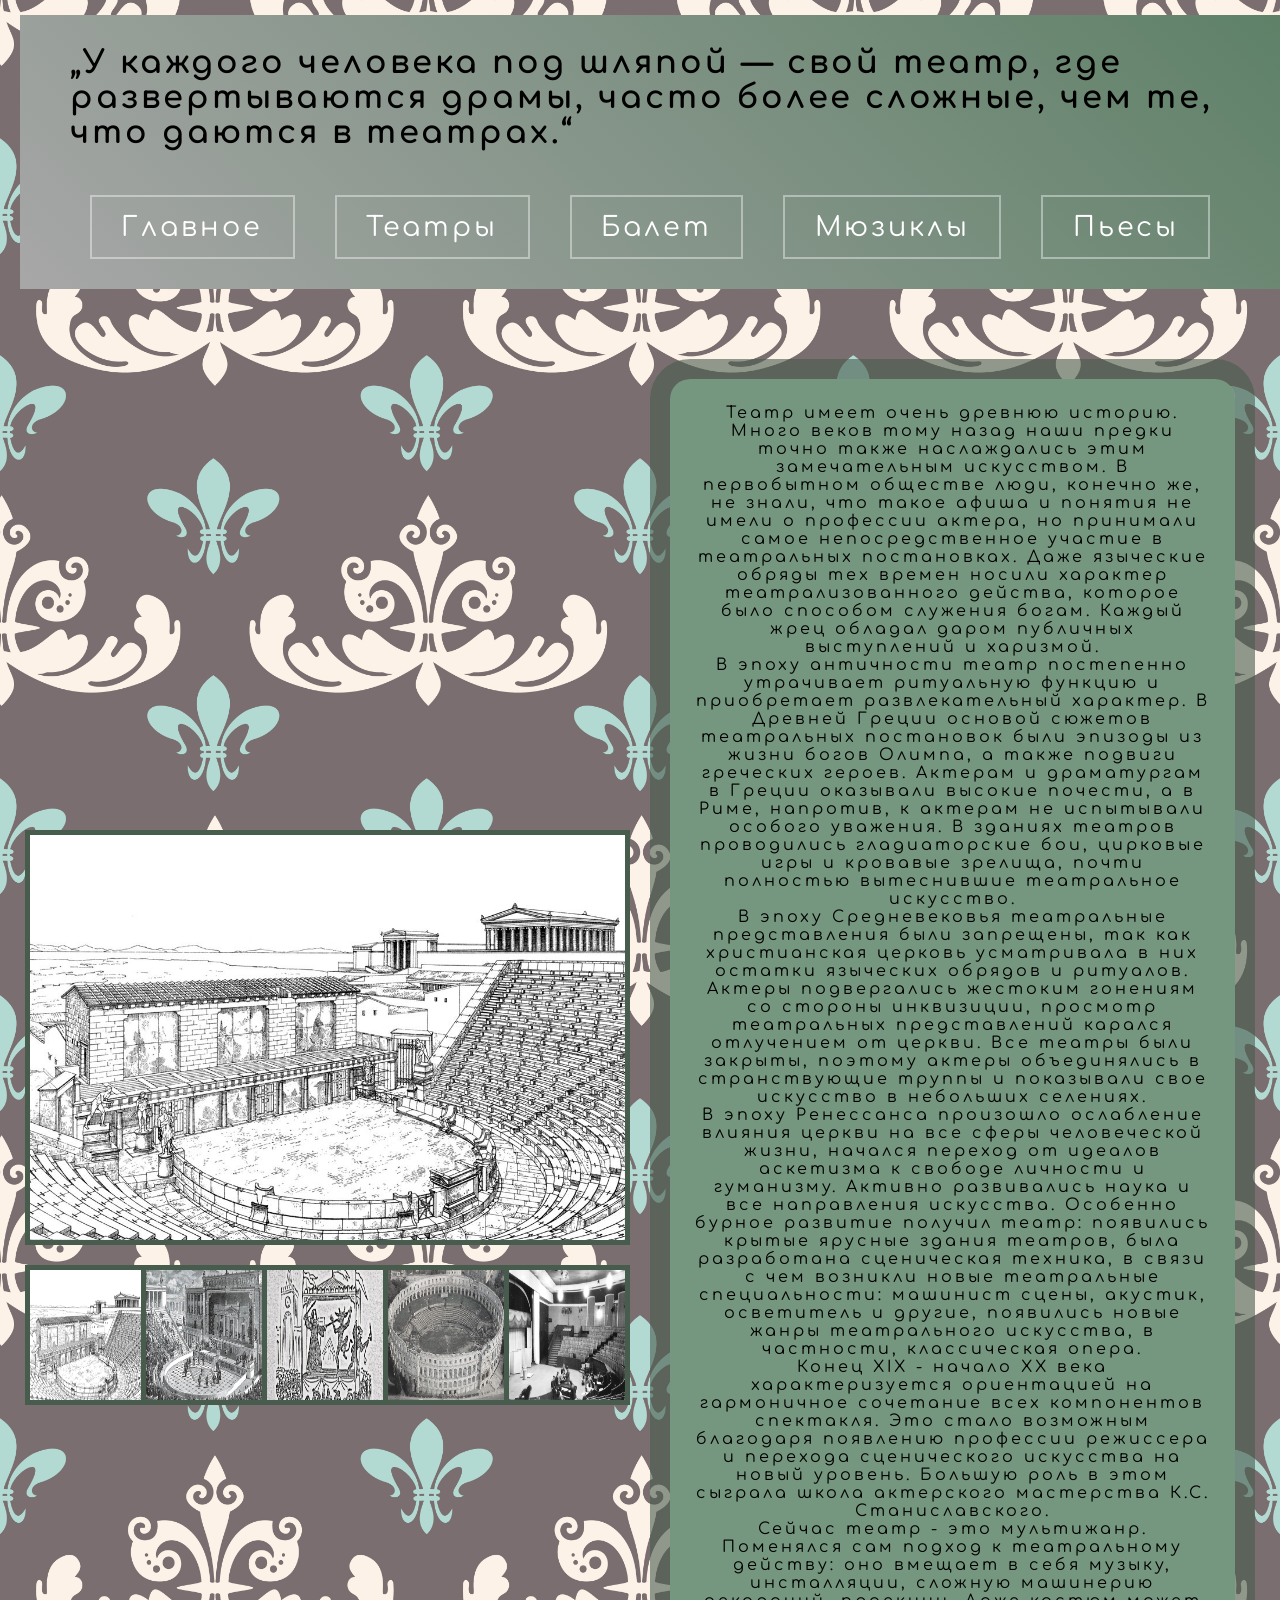
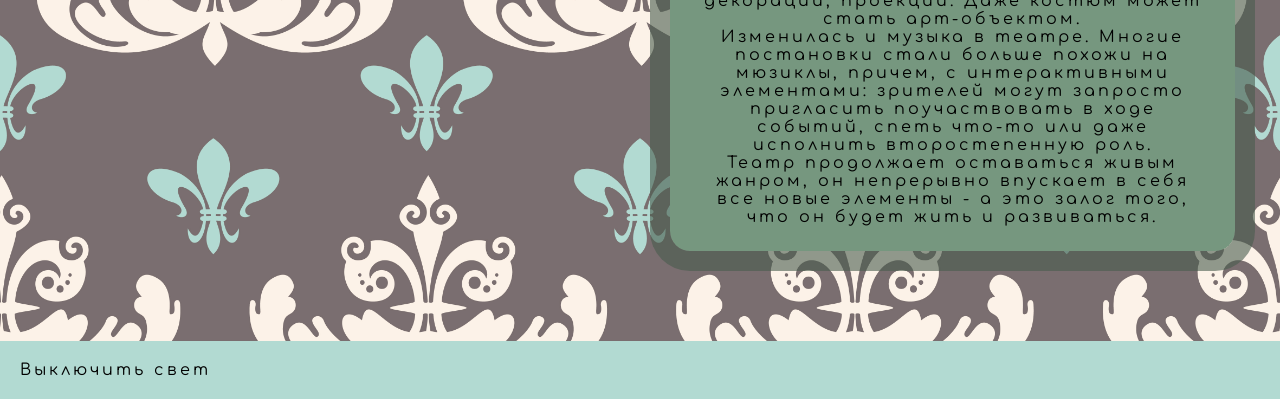
<file: java/src/main/resources/static/index.html>
<!DOCTYPE html>
<html lang="en">
<head>
    <meta charset="UTF-8">
    <meta name="viewport" content="width=device-width, initial-scale=1.0">
    <title>Театральное искусство</title>
    <link rel="icon" href="./img/mask_icon.svg" type="image/svg+xml">
    <link rel="stylesheet" href="style_header.css">
    <link rel="stylesheet" href="style_init.css">
</head>
<body>
    <div class="darkness"></div>
    <header>
        <h1></h1>
        <div class="menu_icon">
            <button class="button_icon">
                <span class="icon top"></span>
                <span class="icon middle"></span>
                <span class="icon bottom"></span>
            </button>
        </div>
        <ul class="menu">
            <li><a href="./index.html">Главное</a></li>
            <li><a href="../templates/theatres.html">Театры</a></li>
            <li><a href="./ballet.html">Балет</a></li>
            <li><a href="./musicals.html">Мюзиклы</a></li>
            <li><a href="./plays.html">Пьесы</a></li>
        </ul>
    </header>
    <main class="index">
        <div class="image_block">
        <img src="./img/theatre_old_chb.jpg" alt="history_theatre" class="main_pic">
        <div class="gallery"> 
            <!-- <a class="photo"><img src="./images/theatre_old_chb.jpg" height="140" alt=""/></a>
            <a class="photo"><img src="./images/history_theatre1.jpg" height="140" alt=""/></a>
            <a class="photo"><img src="./images/history_theatre2.jpg" height="140" alt=""/></a>
            <a class="photo"><img src="./images/history_theatre3.jpg" height="140" alt=""/></a>
            <a class="photo"><img src="./images/history_theatre4.jpg" height="140" alt=""/></a> -->
            <img src="./img/theatre_old_chb.jpg" width="20%" height="140" alt="" class="photo"/>
            <img src="./img/history_theatre1.jpg" width="20%" height="140" alt="" class="photo"/>
            <img src="./img/history_theatre2.jpg" width="20%" height="140" alt="" class="photo"/>
            <img src="./img/history_theatre3.jpg" width="20%" height="140" alt="" class="photo"/>
            <img src="./img/history_theatre4.jpg" width="20%" height="140" alt="" class="photo"/>
        </div>
        </div>
        <div class="text_block">
        <p>Театр имеет очень древнюю историю. Много веков тому назад наши предки точно также наслаждались этим замечательным искусством. В первобытном обществе люди, конечно же, не знали, что такое афиша и понятия не имели о профессии актера, но принимали самое непосредственное участие в театральных постановках. Даже языческие обряды тех времен носили характер театрализованного действа, которое было способом служения богам. Каждый жрец обладал даром публичных выступлений и харизмой.</p>
        <p>В эпоху античности театр постепенно утрачивает ритуальную функцию и приобретает развлекательный характер. В Древней Греции основой сюжетов театральных постановок были эпизоды из жизни богов Олимпа, а также подвиги греческих героев. Актерам и драматургам в Греции оказывали высокие почести, а в Риме, напротив, к актерам не испытывали особого уважения. В зданиях театров проводились гладиаторские бои, цирковые игры и кровавые зрелища, почти полностью вытеснившие театральное искусство.</p>
        <p>В эпоху Средневековья театральные представления были запрещены, так как христианская церковь усматривала в них остатки языческих обрядов и ритуалов. Актеры подвергались жестоким гонениям со стороны инквизиции, просмотр театральных представлений карался отлучением от церкви. Все театры были закрыты, поэтому актеры объединялись в странствующие труппы и показывали свое искусство в небольших селениях.</p>
        <p>В эпоху Ренессанса произошло ослабление влияния церкви на все сферы человеческой жизни, начался переход от идеалов аскетизма к свободе личности и гуманизму. Активно развивались наука и все направления искусства. Особенно бурное развитие получил театр: появились крытые ярусные здания театров, была разработана сценическая техника, в связи с чем возникли новые театральные специальности: машинист сцены, акустик, осветитель и другие, появились новые жанры театрального искусства, в частности, классическая опера.</p>
        <p>Конец XIX - начало XX века характеризуется ориентацией на гармоничное сочетание всех компонентов спектакля. Это стало возможным благодаря появлению профессии режиссера и перехода сценического искусства на новый уровень. Большую роль в этом сыграла школа актерского мастерства К.С. Станиславского.</p>
        <p>Сейчас театр - это мультижанр. Поменялся сам подход к театральному действу: оно вмещает в себя музыку, инсталляции, сложную машинерию декораций, проекции. Даже костюм может стать арт-объектом.</p>
        <p>Изменилась и музыка в театре. Многие постановки стали больше похожи на мюзиклы, причем, с интерактивными элементами: зрителей могут запросто пригласить поучаствовать в ходе событий, спеть что-то или даже исполнить второстепенную роль.</p>
        <p>Театр продолжает оставаться живым жанром, он непрерывно впускает в себя все новые элементы - а это залог того, что он будет жить и развиваться.</p>
        </div>
    </main>
    <footer>
        <div class="fclick">Выключить свет</div>
    </footer>
    <script src="https://cdnjs.cloudflare.com/ajax/libs/jquery/3.4.1/jquery.min.js"></script>
    <script src="index.js"></script> 
</body>
</html>
</file>
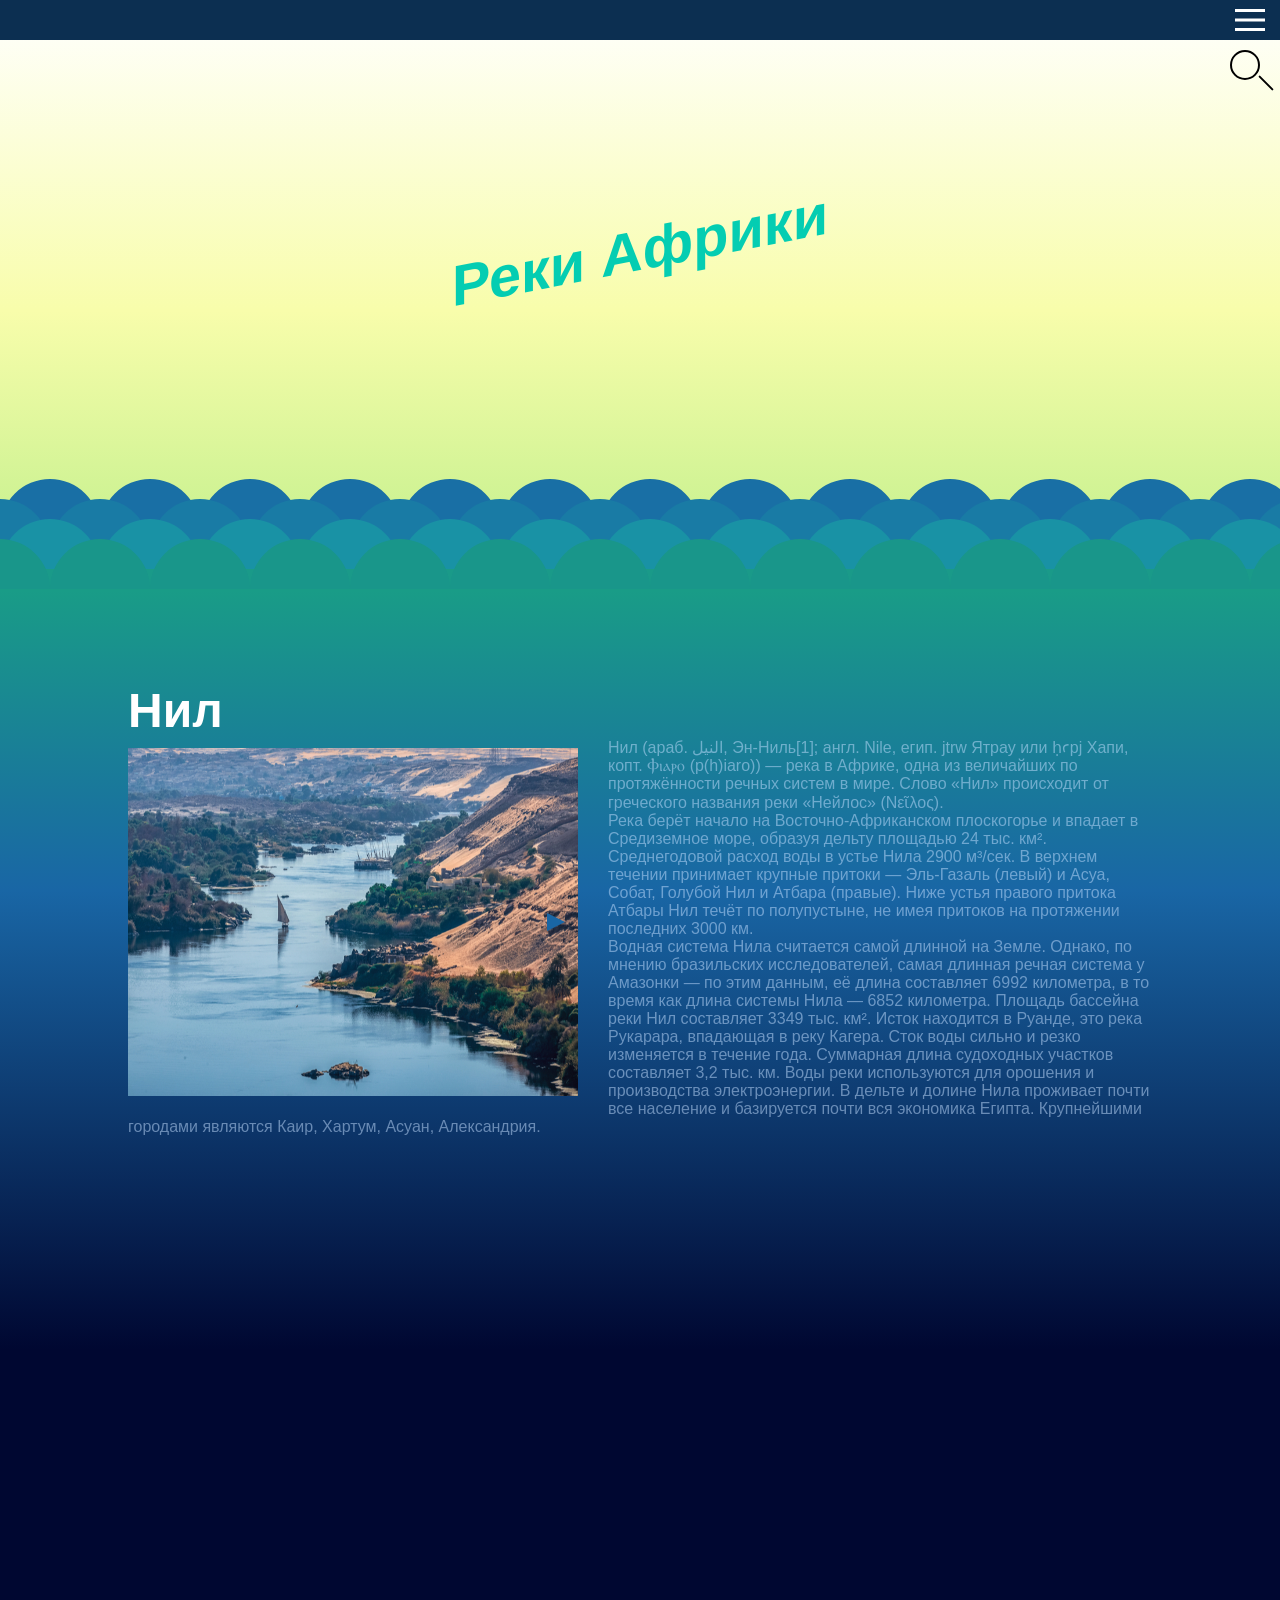
<file: java/src/main/resources/static/africa.html>
<!DOCTYPE html>
<html lang="en">
<head>
    <meta charset="UTF-8">
    <meta name="viewport" content="width=device-width, initial-scale=1.0">
    <title>Реки Мира</title>

    <link rel="shortcut icon" href="./img/icon.svg" type="image/x-icon">

    <link rel="stylesheet" href="./styles/reset.css">
    <link rel="stylesheet" href="./styles/search.css">
    <link rel="stylesheet" href="./styles/main.css">
</head>
<body>
    <header>
        <div class="mobile_icon_menu">
            <button class="mobile_icon_menu_button">
                <span class="mobile_icon_menu_line top_line"></span>
                <span class="mobile_icon_menu_line middle_line"></span>
                <span class="mobile_icon_menu_line bottom_line"></span>
            </button>
        </div>
        <ul class="header_menu">
            <li><a href="./index.html">Главная</a></li>
            <li><a href="./eurasia.html">Реки Евразии</a></li>
            <li><a href="./northAmerica.html">Реки Северной Америки</a></li>
            <li><a href="./southAmerica.html">Реки Южной Америки</a></li>
            <li><a class="active_link" href="#">Реки Африки</a></li>
            <li><a href="./australia.html">Реки Австралии</a></li>
            <li><a href="./news.html">Новости</a></li>
            <li><a href="./interesting-facts">Интересные факты</a></li>
        </ul>
        
        <div class="search">
            <input type="text" class="search__input">
            <button class="search__button">
            </button>
            <span class="search__button_before"></span>
            <span class="search__button_after"></span>
        </div>
    </header>

    <main>
        <div class="wrap_title">
            <h1>Реки Африки</h1>
        </div>
        
        <canvas id="river_canvas"></canvas>

        <div class="wrap rivers">
            <div class="river pop_up_element">
                <div class="river_title">
                    <h2>Нил</h2>
                </div>
                <div class="river_images">
                    <button class="river_images_arrow arrow_left"><img src="./img/arrow-left.svg" alt="стрелка влево"></button>
                    <button class="river_images_arrow arrow_right"><img src="./img/arrow-right.svg" alt="стрелка вправо"></button>

                    <div class="river_images_container">
                        <img src="./img/rivers africa/nil1.jpg" alt="Нил">
                        <img src="./img/rivers africa/nil2.jpg" alt="Нил">
                    </div>
                </div>
                <div class="river_text">
                    <p>
                        Нил (араб. النيل‎, Эн-Ниль[1]; англ. Nile, егип. jtrw Ятрау или ḥꜥpj Хапи, копт. Ⲫⲓⲁⲣⲟ (p(h)iaro)) — река в Африке, одна из величайших по протяжённости речных систем в мире. Слово «Нил» происходит от греческого названия реки «Нейлос» (Νεῖλος).
                    </p>
                    <p>
                        Река берёт начало на Восточно-Африканском плоскогорье и впадает в Средиземное море, образуя дельту площадью 24 тыс. км². Среднегодовой расход воды в устье Нила 2900 м³/сек. В верхнем течении принимает крупные притоки — Эль-Газаль (левый) и Асуа, Собат, Голубой Нил и Атбара (правые). Ниже устья правого притока Атбары Нил течёт по полупустыне, не имея притоков на протяжении последних 3000 км.
                    </p>
                    <p>
                        Водная система Нила считается самой длинной на Земле. Однако, по мнению бразильских исследователей, самая длинная речная система у Амазонки — по этим данным, её длина составляет 6992 километра, в то время как длина системы Нила — 6852 километра. Площадь бассейна реки Нил составляет 3349 тыс. км². Исток находится в Руанде, это река Рукарара, впадающая в реку Кагера. Сток воды сильно и резко изменяется в течение года. Суммарная длина судоходных участков составляет 3,2 тыс. км. Воды реки используются для орошения и производства электроэнергии. В дельте и долине Нила проживает почти все население и базируется почти вся экономика Египта. Крупнейшими городами являются Каир, Хартум, Асуан, Александрия.    
                    </p>
                </div>
            </div>
        </div>
    </main>

    <script src="./scripts/river.js"></script>
    <script src="./scripts/script.js"></script>
    <script src="./scripts/storeAfrica.js"></script>
    <script src="./scripts/bubbles.js"></script>
    <script src="./scripts/search.js"></script>
    <script src="./scripts/menu.js"></script>
</body>
</html>
</file>
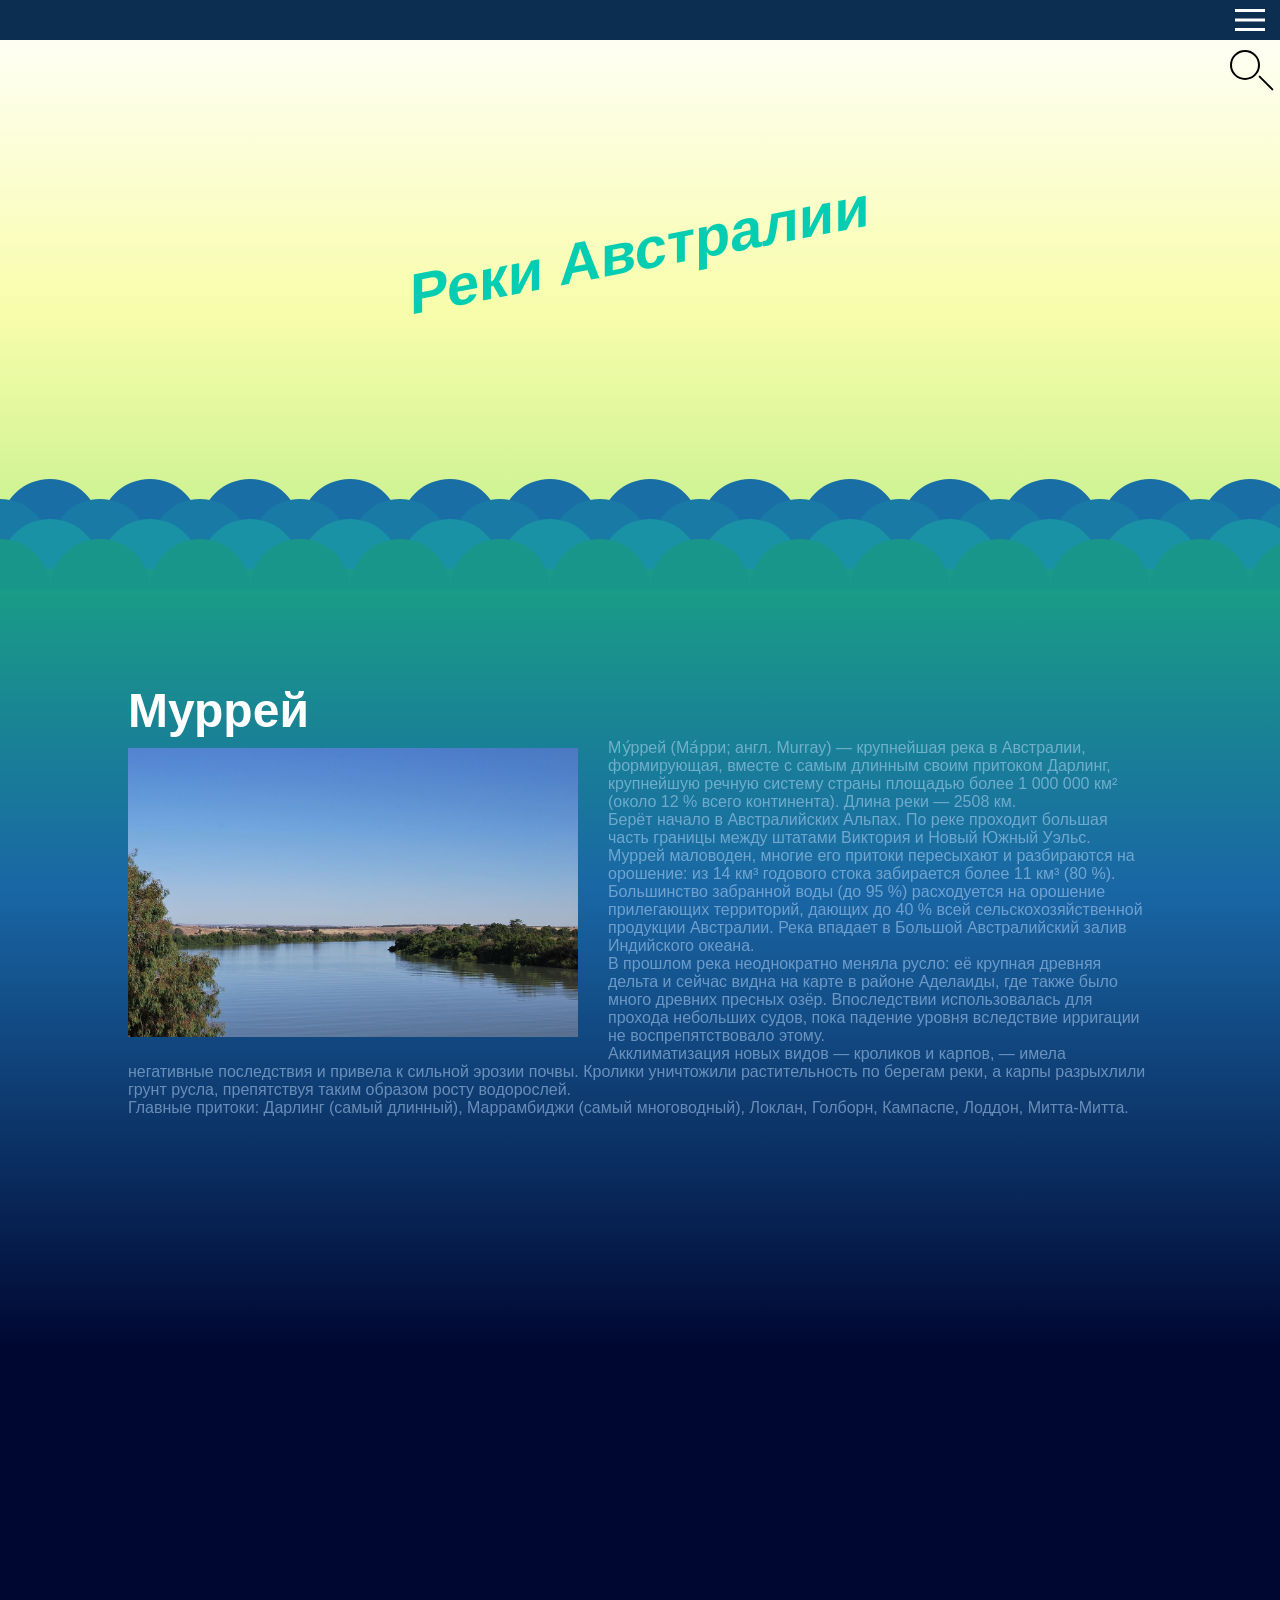
<file: java/src/main/resources/static/australia.html>
<!DOCTYPE html>
<html lang="en">
<head>
    <meta charset="UTF-8">
    <meta name="viewport" content="width=device-width, initial-scale=1.0">
    <title>Реки Мира</title>

    <link rel="shortcut icon" href="./img/icon.svg" type="image/x-icon">

    <link rel="stylesheet" href="./styles/reset.css">
    <link rel="stylesheet" href="./styles/search.css">
    <link rel="stylesheet" href="./styles/main.css">
</head>
<body>
    <header>
        <div class="mobile_icon_menu">
            <button class="mobile_icon_menu_button">
                <span class="mobile_icon_menu_line top_line"></span>
                <span class="mobile_icon_menu_line middle_line"></span>
                <span class="mobile_icon_menu_line bottom_line"></span>
            </button>
        </div>
        <ul class="header_menu">
            <li><a href="./index.html">Главная</a></li>
            <li><a href="./eurasia.html">Реки Евразии</a></li>
            <li><a href="./northAmerica.html">Реки Северной Америки</a></li>
            <li><a href="./southAmerica.html">Реки Южной Америки</a></li>
            <li><a href="./africa.html">Реки Африки</a></li>
            <li><a class="active_link" href="#">Реки Австралии</a></li>
            <li><a href="./news.html">Новости</a></li>
            <li><a href="./interesting-facts">Интересные факты</a></li>
        </ul>

        <div class="search">
            <input type="text" class="search__input">
            <button class="search__button">
            </button>
            <span class="search__button_before"></span>
            <span class="search__button_after"></span>
        </div>
    </header>

    <main>
        <div class="wrap_title">
            <h1>Реки Австралии</h1>
        </div>
        
        <canvas id="river_canvas"></canvas>

        <div class="wrap rivers">
            <div class="river pop_up_element">
                <div class="river_title">
                    <h2>Муррей</h2>
                </div>
                <div class="river_images">
                    <button class="river_images_arrow arrow_left"><img src="./img/arrow-left.svg" alt="стрелка влево"></button>
                    <button class="river_images_arrow arrow_right"><img src="./img/arrow-right.svg" alt="стрелка вправо"></button>

                    <div class="river_images_container">
                        <img src="./img/rivers australia/murray1.jpg" alt="Муррей">
                    </div>
                </div>
                <div class="river_text">
                    <p>
                        Му́ррей (Ма́рри; англ. Murray) — крупнейшая река в Австралии, формирующая, вместе с самым длинным своим притоком Дарлинг, крупнейшую речную систему страны площадью более 1 000 000 км² (около 12 % всего континента). Длина реки — 2508 км.
                    </p>
                    <p>
                        Берёт начало в Австралийских Альпах. По реке проходит большая часть границы между штатами Виктория и Новый Южный Уэльс. Муррей маловоден, многие его притоки пересыхают и разбираются на орошение: из 14 км³ годового стока забирается более 11 км³ (80 %). Большинство забранной воды (до 95 %) расходуется на орошение прилегающих территорий, дающих до 40 % всей сельскохозяйственной продукции Австралии. Река впадает в Большой Австралийский залив Индийского океана.
                    </p>
                    <p>
                        В прошлом река неоднократно меняла русло: её крупная древняя дельта и сейчас видна на карте в районе Аделаиды, где также было много древних пресных озёр. Впоследствии использовалась для прохода небольших судов, пока падение уровня вследствие ирригации не воспрепятствовало этому.
                    </p>
                    <p>
                        Акклиматизация новых видов — кроликов и карпов, — имела негативные последствия и привела к сильной эрозии почвы. Кролики уничтожили растительность по берегам реки, а карпы разрыхлили грунт русла, препятствуя таким образом росту водорослей.
                    </p>
                    <p>
                        Главные притоки: Дарлинг (самый длинный), Маррамбиджи (самый многоводный), Локлан, Голборн, Кампаспе, Лоддон, Митта-Митта.
                    </p>
                </div>
            </div>
        </div>
    </main>

    <script src="./scripts/river.js"></script>
    <script src="./scripts/script.js"></script>
    <script src="./scripts/storeAfrica.js"></script>
    <script src="./scripts/bubbles.js"></script>
    <script src="./scripts/search.js"></script>
    <script src="./scripts/menu.js"></script>
</body>
</html>
</file>
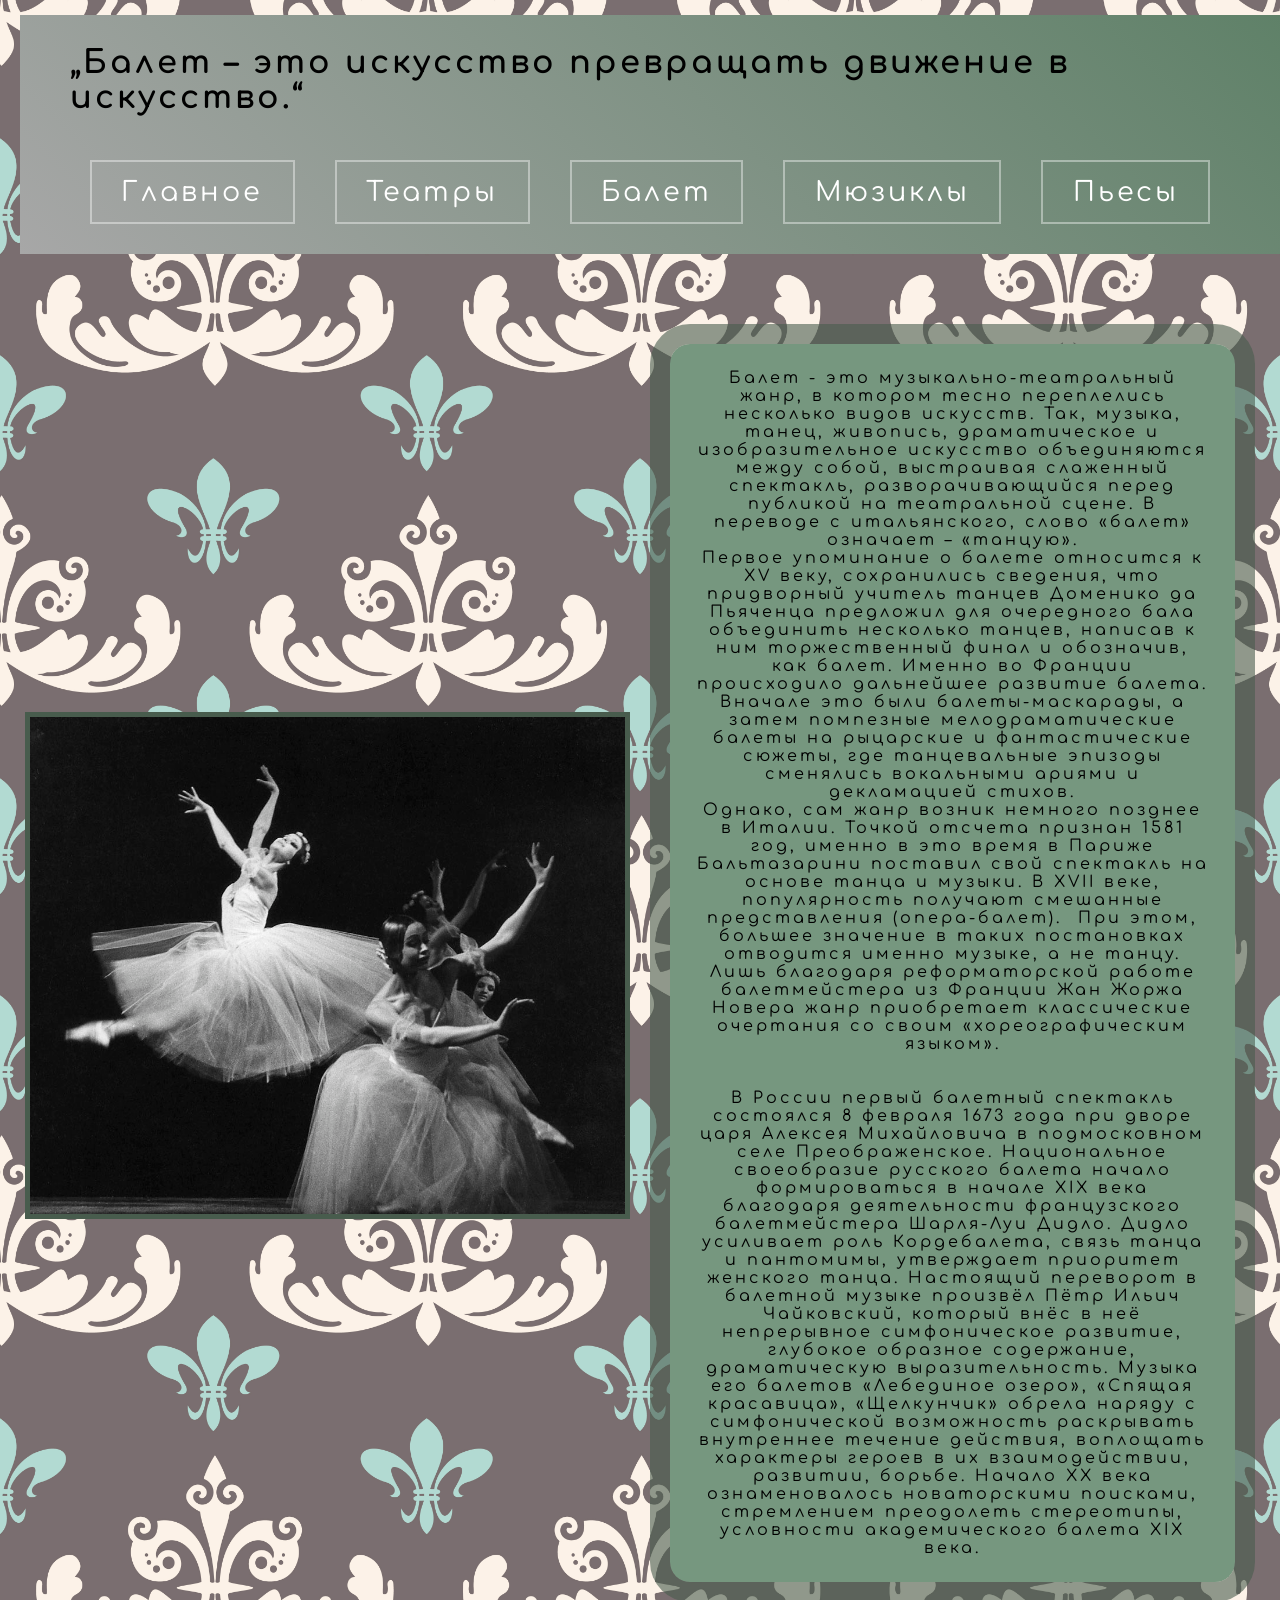
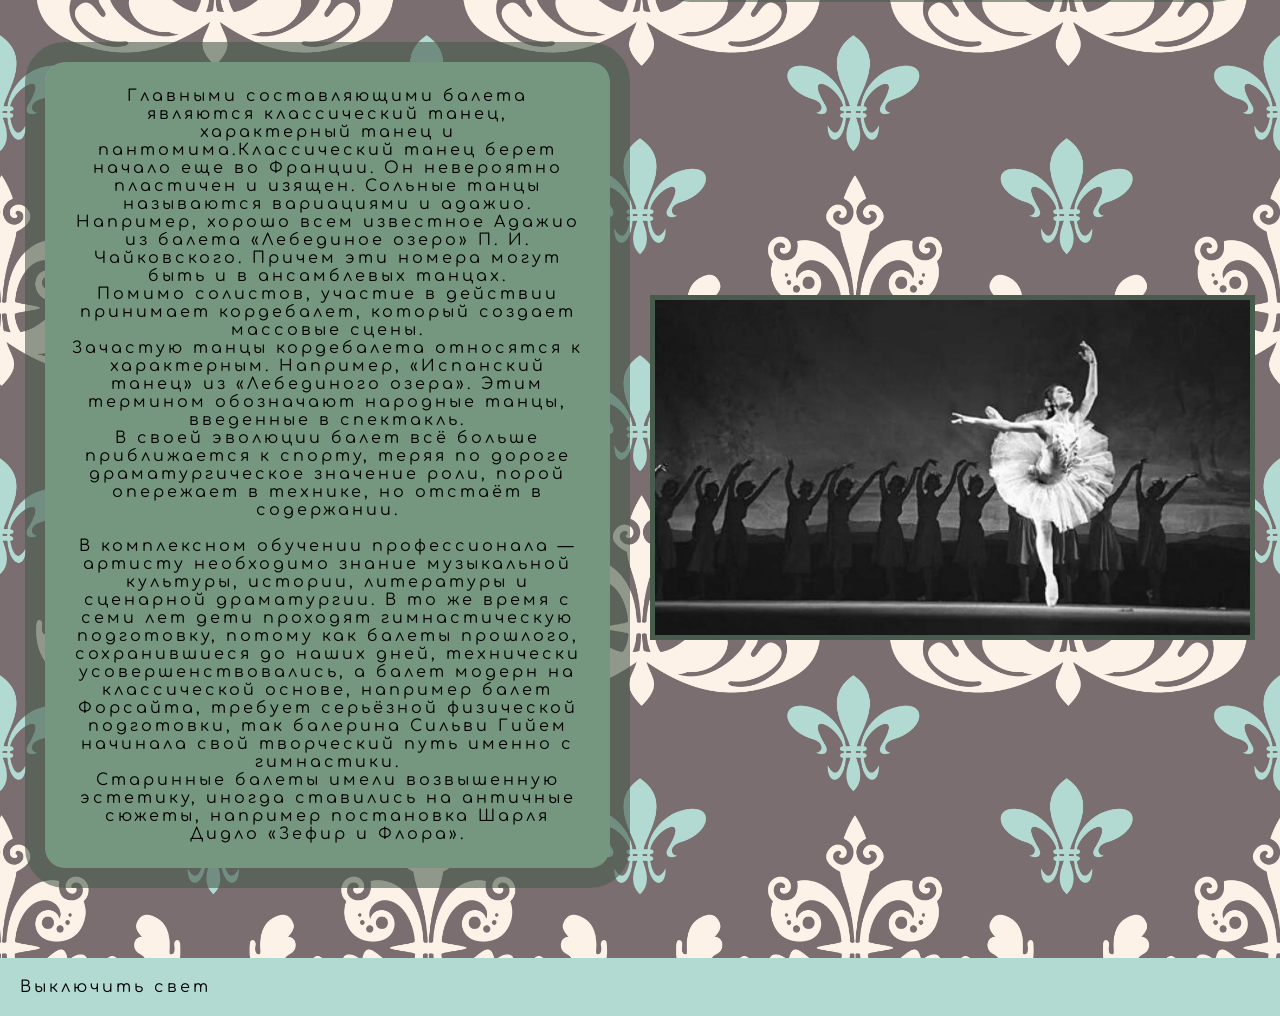
<file: java/src/main/resources/static/ballet.html>
<!DOCTYPE html>
<html lang="en">
<head>
    <meta charset="UTF-8">
    <meta name="viewport" content="width=device-width, initial-scale=1.0">
    <title>История балета</title>
    <link rel="icon" href="./img/mask_icon.svg" type="image/svg+xml">
    <link rel="stylesheet" href="style_header.css">
    <link rel="stylesheet" href="style_init.css">
</head>
<body>
    <header>
        <h1 style="margin-bottom: 35px;"></h1>
        <div class="menu_icon">
            <button class="button_icon">
                <span class="icon top"></span>
                <span class="icon middle"></span>
                <span class="icon bottom"></span>
            </button>
        </div>
        <ul class="menu">
            <li><a href="./index.html">Главное</a></li>
            <li><a href="../templates/theatres.html">Театры</a></li>
            <li><a href="./ballet.html">Балет</a></li>
            <li><a href="./musicals.html">Мюзиклы</a></li>
            <li><a href="./plays.html">Пьесы</a></li>
        </ul>
    </header>
    <main class="ballet">
        <div class="image_block">
            <img src="./img/ballet-2.jpg" alt="">
        </div>
        <div class="text_block"><p><span>Балет - это музыкально-театральный жанр, в котором тесно переплелись несколько видов искусств. Так, музыка, танец, живопись, драматическое и изобразительное искусство объединяются между собой, выстраивая слаженный спектакль, разворачивающийся перед публикой на театральной сцене. В переводе с итальянского, слово &laquo;балет&raquo; означает &ndash; &laquo;танцую&raquo;.</span></p>
            <p><span>Первое упоминание о балете относится к XV веку, сохранились сведения, что придворный учитель танцев Доменико да Пьяченца предложил для очередного бала объединить несколько танцев, написав к ним торжественный финал и обозначив, как балет. Именно во Франции происходило дальнейшее развитие балета. Вначале это были балеты-маскарады, а затем помпезные мелодраматические балеты на рыцарские и фантастические сюжеты, где танцевальные эпизоды сменялись вокальными ариями и декламацией стихов.</span></p>
            <p><span>Однако, сам жанр возник немного позднее в Италии. Точкой отсчета признан 1581 год, именно в это время в Париже Бальтазарини поставил свой спектакль на основе танца и музыки. В XVII веке, популярность получают смешанные представления (опера-балет). &nbsp;При этом, большее значение в таких постановках отводится именно музыке, а не танцу. Лишь благодаря реформаторской работе балетмейстера из Франции Жан Жоржа Новера жанр приобретает классические очертания со своим &laquo;хореографическим языком&raquo;.</span></p>
            <br> <br> 
            <p><span>В России первый балетный спектакль состоялся 8 февраля 1673 года при дворе царя Алексея Михайловича</span><span>&nbsp;в подмосковном селе Преображенское. Национальное своеобразие русского балета начало формироваться в начале XIX века благодаря деятельности французского балетмейстера Шарля-Луи Дидло</span><span>. Дидло усиливает роль Кордебалета</span><span>, связь танца и пантомимы, утверждает приоритет женского танца. Настоящий переворот в балетной музыке произвёл Пётр Ильич Чайковский, который внёс в неё непрерывное симфоническое развитие, глубокое образное содержание, драматическую выразительность. Музыка его балетов &laquo;Лебединое озеро&raquo;, &laquo;Спящая красавица&raquo;, &laquo;Щелкунчик&raquo; обрела наряду с симфонической возможность раскрывать внутреннее течение действия, воплощать характеры героев в их взаимодействии, развитии, борьбе. Начало XX века ознаменовалось новаторскими поисками, стремлением преодолеть стереотипы, условности академического балета XIX века.</span></p>
        </div>
        <div class="text_block"> <p>Главными составляющими балета являются классический танец, характерный танец и пантомима.Классический танец берет начало еще во Франции. Он невероятно пластичен и изящен. Сольные танцы называются вариациями и адажио. Например, хорошо всем известное Адажио из балета &laquo;Лебединое озеро&raquo; П. И. Чайковского. Причем эти номера могут быть и в ансамблевых танцах.</p>
            <p><span>Помимо солистов, участие в действии принимает кордебалет, который создает массовые сцены.</span><br /><span>Зачастую танцы кордебалета относятся к характерным. Например, &laquo;Испанский танец&raquo; из &laquo;Лебединого озера&raquo;. Этим термином обозначают народные танцы, введенные в спектакль.</span></p>
            <p>В своей эволюции балет всё больше приближается к спорту, теряя по дороге драматургическое<span>&nbsp;</span>значение роли, порой опережает в технике, но отстаёт в содержании.</p>
            <br>
            <p>В комплексном обучении профессионала&nbsp;&mdash; артисту необходимо знание музыкальной культуры, истории, литературы и сценарной драматургии. В то же время с семи лет дети проходят гимнастическую подготовку, потому как балеты прошлого, сохранившиеся до наших дней, технически усовершенствовались, а балет модерн на классической основе, например балет Форсайта, требует серьёзной физической подготовки, так балерина Сильви Гийем начинала свой творческий путь именно с гимнастики.</p>
            <p>Старинные балеты имели возвышенную эстетику, иногда ставились на античные сюжеты, например постановка Шарля Дидло &laquo;Зефир и Флора&raquo;.</p>
        </div>
        <div class="image_block">
            <img src="./img/ballet-1.jpg" alt="">
        </div>
    </main>
    <footer>
        <div class="fclick">Выключить свет</div>
    </footer>
    <script src="https://cdnjs.cloudflare.com/ajax/libs/jquery/3.4.1/jquery.min.js"></script>
    <script src="index.js"></script> 
</body>
</html>
</file>
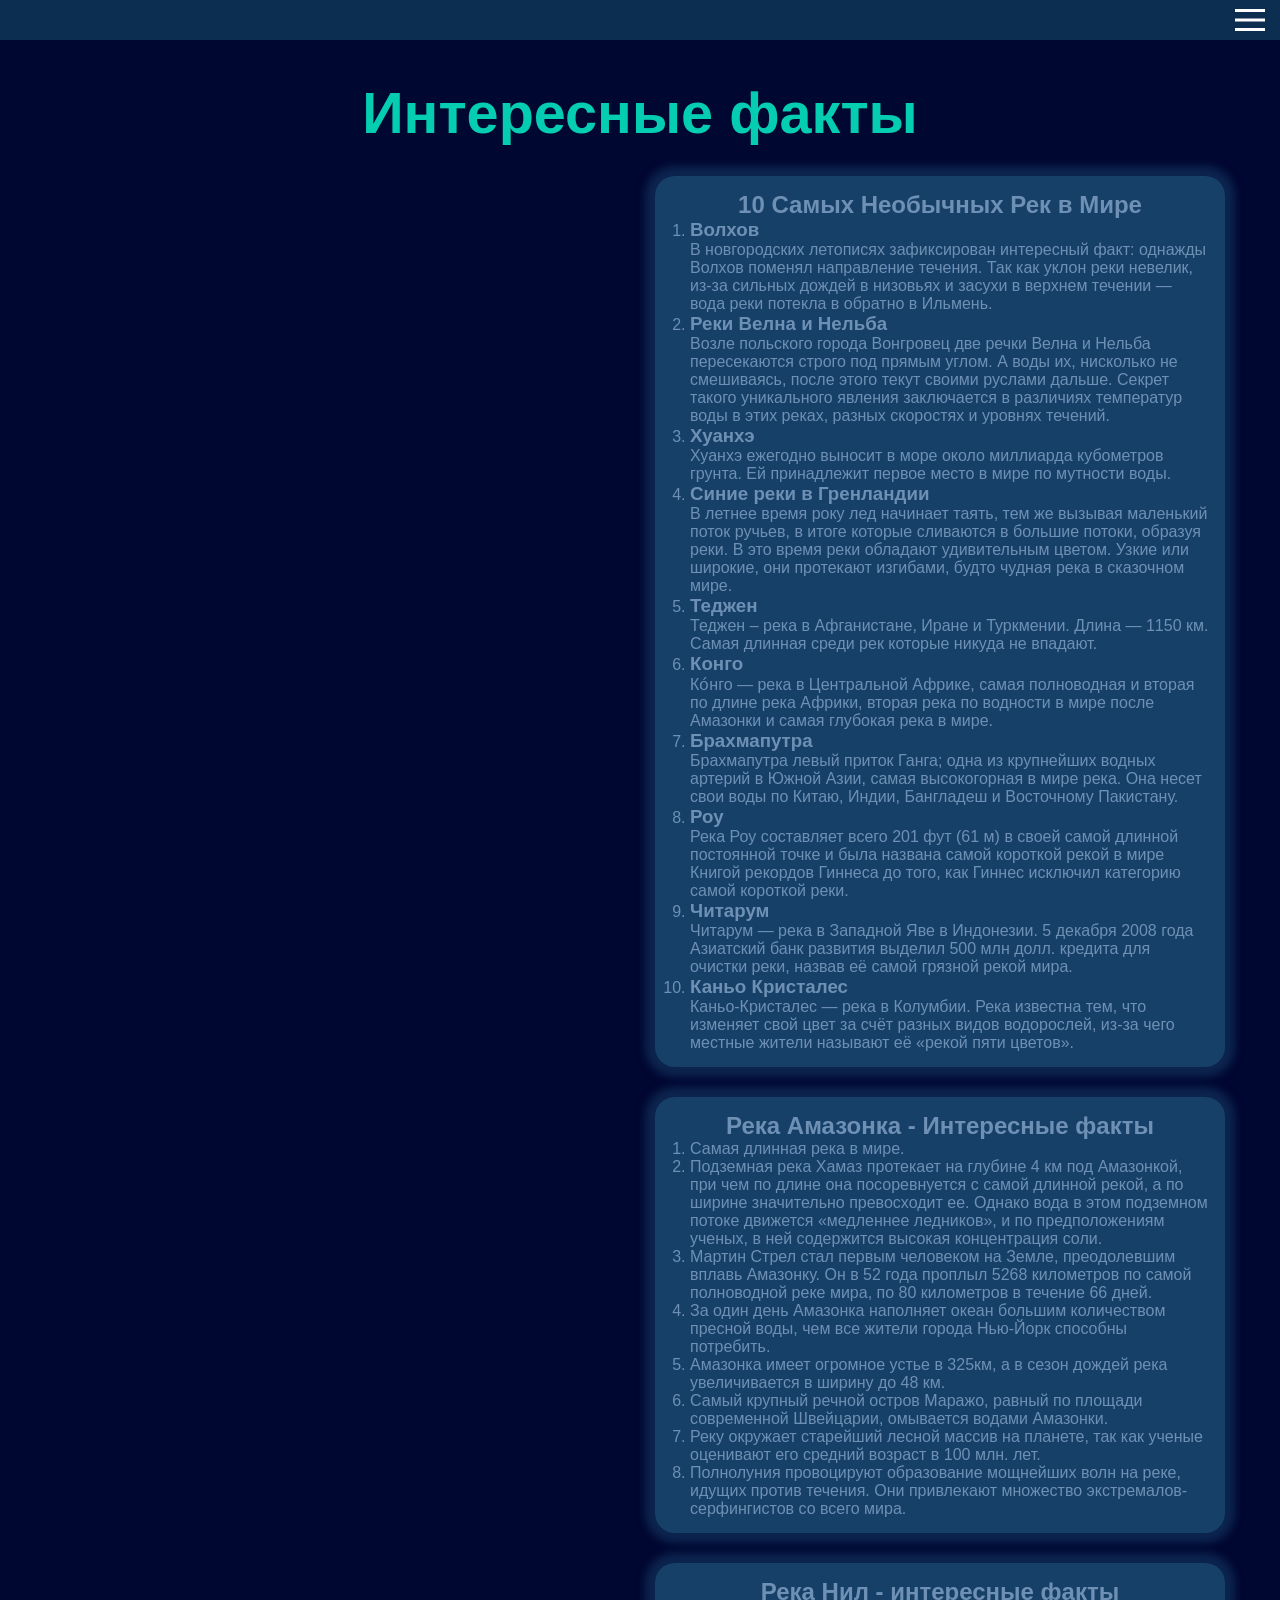
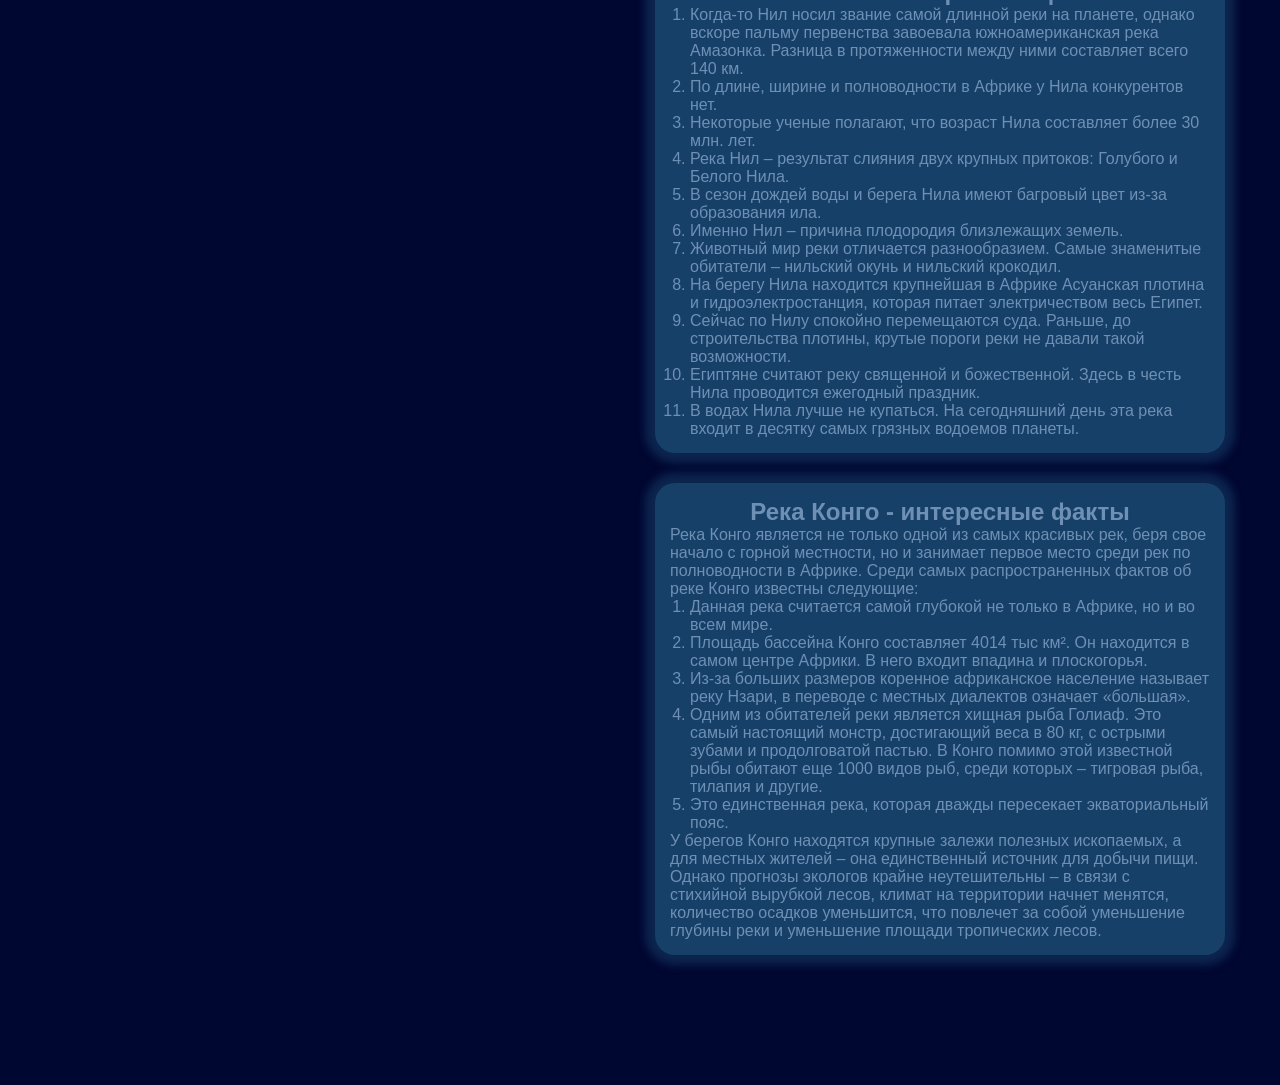
<file: java/src/main/resources/static/interesting-facts.html>
<!DOCTYPE html>
<html lang="en">
<head>
    <meta charset="UTF-8">
    <meta name="viewport" content="width=device-width, initial-scale=1.0">
    <title>Document</title>

    <link rel="shortcut icon" href="./img/icon.svg" type="image/x-icon">

    <link rel="stylesheet" href="./styles/reset.css">
    <link rel="stylesheet" href="./styles/column.css">
    <link rel="stylesheet" href="./styles/interesting-fact.css">
    <link rel="stylesheet" href="./styles/list.css">
</head>
<body>
    <header>
        <div class="mobile_icon_menu">
            <button class="mobile_icon_menu_button">
                <span class="mobile_icon_menu_line top_line"></span>
                <span class="mobile_icon_menu_line middle_line"></span>
                <span class="mobile_icon_menu_line bottom_line"></span>
            </button>
        </div>
        <ul class="header_menu">
            <li><a href="./index.html">Главная</a></li>
            <li><a href="./eurasia.html">Реки Евразии</a></li>
            <li><a href="./northAmerica.html">Реки Северной Америки</a></li>
            <li><a href="./southAmerica.html">Реки Южной Америки</a></li>
            <li><a href="./africa.html">Реки Африки</a></li>
            <li><a href="./australia.html">Реки Австралии</a></li>
            <li><a href="./news.html">Новости</a></li>
            <li><a class="active_link" href="#">Интересные факты</a></li>
        </ul>   
    </header>
    
    <h1 class="wrap_title small_height without-skew">Интересные факты</h1>

    <section class="interesting-fact">
        <div class="column-row">
            <div class="column-row__column column-row__column_l-6 column-row__column_m-6 column-row__column_s-2">
                <div class="interesting-fact__video">
                    <iframe width="560" height="315" src="https://www.youtube.com/embed/gc9sKrqVM6Q" frameborder="0" allow="accelerometer; autoplay; clipboard-write; encrypted-media; gyroscope; picture-in-picture" allowfullscreen></iframe>
                </div>
            </div>

            <div class="column-row__column column-row__column_l-6 column-row__column_m-6 column-row__column_s-2">
                <div class="interesting-fact__text-wrapper">
                    <h2 class="interesting-fact__title ">10 Самых Необычных Рек в Мире</h2>
                    <ol class="list">
                        <li>
                            <h3>Волхов</h3>
                            <p>В новгородских летописях зафиксирован интересный факт: однажды Волхов поменял направление течения. Так как уклон реки невелик, из-за сильных дождей в низовьях и засухи в верхнем течении — вода реки потекла в обратно в Ильмень.</p>
                        </li>
                        <li>
                            <h3>Реки Велна и Нельба</h3>
                            <p>Возле польского города Вонгровец две речки Велна и Нельба пересекаются строго под прямым углом. А воды их, нисколько не смешиваясь, после этого текут своими руслами дальше. Секрет такого уникального явления заключается в различиях температур воды в этих реках, разных скоростях и уровнях течений.</p>
                        </li>
                        <li>
                            <h3>Хуанхэ</h3>
                            <p>Хуанхэ ежегодно выносит в море около миллиарда кубометров грунта. Ей принадлежит первое место в мире по мутности воды.</p>
                        </li>
                        <li>
                            <h3>Синие реки в Гренландии</h3>
                            <p>В летнее время року лед начинает таять, тем же вызывая маленький поток ручьев, в итоге которые сливаются в большие потоки, образуя реки. В это время реки обладают удивительным цветом. Узкие или широкие, они протекают изгибами, будто чудная река в сказочном мире.</p>
                        </li>
                        <li>
                            <h3>Теджен</h3>
                            <p>Теджен – река в Афганистане, Иране и Туркмении. Длина — 1150 км. Самая длинная среди рек которые никуда не впадают.</p>
                        </li>
                        <li>
                            <h3>Конго</h3>
                            <p>Ко́нго — река в Центральной Африке, самая полноводная и вторая по длине река Африки, вторая река по водности в мире после Амазонки и самая глубокая река в мире.</p>
                        </li>
                        <li>
                            <h3>Брахмапутра</h3>
                            <p>Брахмапутра левый приток Ганга; одна из крупнейших водных артерий в Южной Азии, самая высокогорная в мире река. Она несет свои воды по Китаю, Индии, Бангладеш и Восточному Пакистану.</p>
                        </li>
                        <li>
                            <h3>Роу</h3>
                            <p>Река Роу составляет всего 201 фут (61 м) в своей самой длинной постоянной точке и была названа самой короткой рекой в мире Книгой рекордов Гиннеса до того, как Гиннес исключил категорию самой короткой реки.</p>
                        </li>
                        <li>
                            <h3>Читарум</h3>
                            <p>Читарум — река в Западной Яве в Индонезии. 5 декабря 2008 года Азиатский банк развития выделил 500 млн долл. кредита для очистки реки, назвав её самой грязной рекой мира.</p>
                        </li>
                        <li>
                            <h3>Каньо Кристалес</h3>
                            <p>Каньо-Кристалес — река в Колумбии. Река известна тем, что изменяет свой цвет за счёт разных видов водорослей, из-за чего местные жители называют её «рекой пяти цветов».</p>
                        </li>
                    </ul>
                </div>
            </div>
        </div>

        <div class="column-row">
            <div class="column-row__column column-row__column_l-6 column-row__column_m-6 column-row__column_s-2">
                <div class="interesting-fact__video">
                    <iframe width="560" height="315" src="https://www.youtube.com/embed/QsCkHV3Q1SA" frameborder="0" allow="accelerometer; autoplay; clipboard-write; encrypted-media; gyroscope; picture-in-picture" allowfullscreen></iframe>
                </div>
            </div>

            <div class="column-row__column column-row__column_l-6 column-row__column_m-6 column-row__column_s-2">
                <div class="interesting-fact__text-wrapper">
                    <h2 class="interesting-fact__title ">Река Амазонка - Интересные факты</h2>
                    <ol class="list">
                        <li>
                            Самая длинная река в мире.
                        </li>
                        <li>
                            Подземная река Хамаз протекает на глубине 4 км под Амазонкой, при чем по длине она посоревнуется с самой длинной рекой, а по ширине значительно превосходит ее. Однако вода в этом подземном потоке движется «медленнее ледников», и по предположениям ученых, в ней содержится высокая концентрация соли.
                        </li>
                        <li>
                            Мартин Стрел стал первым человеком на Земле, преодолевшим вплавь Амазонку. Он в 52 года проплыл 5268 километров по самой полноводной реке мира, по 80 километров в течение 66 дней.
                        </li>
                        <li>
                            За один день Амазонка наполняет океан большим количеством пресной воды, чем все жители города Нью-Йорк способны потребить.
                        </li>
                        <li>
                            Амазонка имеет огромное устье в 325км, а в сезон дождей река увеличивается в ширину до 48 км.
                        </li>
                        <li>
                            Самый крупный речной остров Маражо, равный по площади современной Швейцарии, омывается водами Амазонки.
                        </li>
                        <li>
                            Реку окружает старейший лесной массив на планете, так как ученые оценивают его средний возраст в 100 млн. лет.
                        </li>
                        <li>
                            Полнолуния провоцируют образование мощнейших волн на реке, идущих против течения. Они привлекают множество экстремалов-серфингистов со всего мира.
                        </li>
                    </ol>
                </div>
            </div>
        </div>

        <div class="column-row">
            <div class="column-row__column column-row__column_l-6 column-row__column_m-6 column-row__column_s-2">
                <div class="interesting-fact__video">
                    <iframe width="560" height="315" src="https://www.youtube.com/embed/HIcLvmVajsI" frameborder="0" allow="accelerometer; autoplay; clipboard-write; encrypted-media; gyroscope; picture-in-picture" allowfullscreen></iframe>
                </div>
            </div>

            <div class="column-row__column column-row__column_l-6 column-row__column_m-6 column-row__column_s-2">
                <div class="interesting-fact__text-wrapper">
                    <h2 class="interesting-fact__title ">Река Нил - интересные факты</h2>
                    <ol class="list">
                        <li>
                            Когда-то Нил носил звание самой длинной реки на планете, однако вскоре пальму первенства завоевала южноамериканская река Амазонка. Разница в протяженности между ними составляет всего 140 км.
                        </li>
                        <li>
                            По длине, ширине и полноводности в Африке у Нила конкурентов нет.
                        </li>
                        <li>
                            Некоторые ученые полагают, что возраст Нила составляет более 30 млн. лет.   
                        </li>
                        <li>
                            Река Нил – результат слияния двух крупных притоков: Голубого и Белого Нила. 
                        </li>
                        <li>
                            В сезон дождей воды и берега Нила имеют багровый цвет из-за образования ила.
                        </li>
                        <li>
                            Именно Нил – причина плодородия близлежащих земель.
                        </li>
                        <li>
                            Животный мир реки отличается разнообразием. Самые знаменитые обитатели – нильский окунь и нильский крокодил.
                        </li>
                        <li>
                            На берегу Нила находится крупнейшая в Африке Асуанская плотина и гидроэлектростанция, которая питает электричеством весь Египет.
                        </li>
                        <li>
                            Сейчас по Нилу спокойно перемещаются суда. Раньше, до строительства плотины, крутые пороги реки не давали такой возможности.
                        </li>
                        <li>
                            Египтяне считают реку священной и божественной. Здесь в честь Нила проводится ежегодный праздник.
                        </li>
                        <li>
                            В водах Нила лучше не купаться. На сегодняшний день эта река входит в десятку самых грязных водоемов планеты.
                        </li>
                    </ol>
                </div>
            </div>
        </div>

        <div class="column-row">
            <div class="column-row__column column-row__column_l-6 column-row__column_m-6 column-row__column_s-2">
                <div class="interesting-fact__video">
                    <iframe width="560" height="315" src="https://www.youtube.com/embed/yGA95nyQYcs" frameborder="0" allow="accelerometer; autoplay; clipboard-write; encrypted-media; gyroscope; picture-in-picture" allowfullscreen></iframe>
                </div>
            </div>

            <div class="column-row__column column-row__column_l-6 column-row__column_m-6 column-row__column_s-2">
                <div class="interesting-fact__text-wrapper">
                    <h2 class="interesting-fact__title ">Река Конго - интересные факты</h2>
                    <p>Река Конго является не только одной из самых красивых рек, беря свое начало с горной местности, но и занимает первое место среди рек по полноводности в Африке. Среди самых распространенных фактов об реке Конго известны следующие:</p>
                    <ol class="list">
                        <li>
                            Данная река считается самой глубокой не только в Африке, но и во всем мире.
                        </li>
                        <li>
                            Площадь бассейна Конго составляет 4014 тыс км². Он находится в самом центре Африки. В него входит впадина и плоскогорья.
                        </li>
                        <li>
                            Из-за больших размеров коренное африканское население называет реку Нзари, в переводе с местных диалектов означает «большая».
                        </li>
                        <li>
                            Одним из обитателей реки является хищная рыба Голиаф. Это самый настоящий монстр, достигающий веса в 80 кг, с острыми зубами и продолговатой пастью. В Конго помимо этой известной рыбы обитают еще 1000 видов рыб, среди которых – тигровая рыба, тилапия и другие.
                        </li>
                        <li>
                            Это единственная река, которая дважды пересекает экваториальный пояс.
                        </li>
                    </ol>
                    <p>
                        У берегов Конго находятся крупные залежи полезных ископаемых, а для местных жителей – она единственный источник для добычи пищи. Однако прогнозы экологов крайне неутешительны – в связи с стихийной вырубкой лесов, климат на территории начнет менятся, количество осадков уменьшится, что повлечет за собой уменьшение глубины реки и уменьшение площади тропических лесов.
                    </p>
                </div>
            </div>
        </div>
    </section>
    

    <script src="./scripts/menu.js"></script>
</body>
</html>
</file>
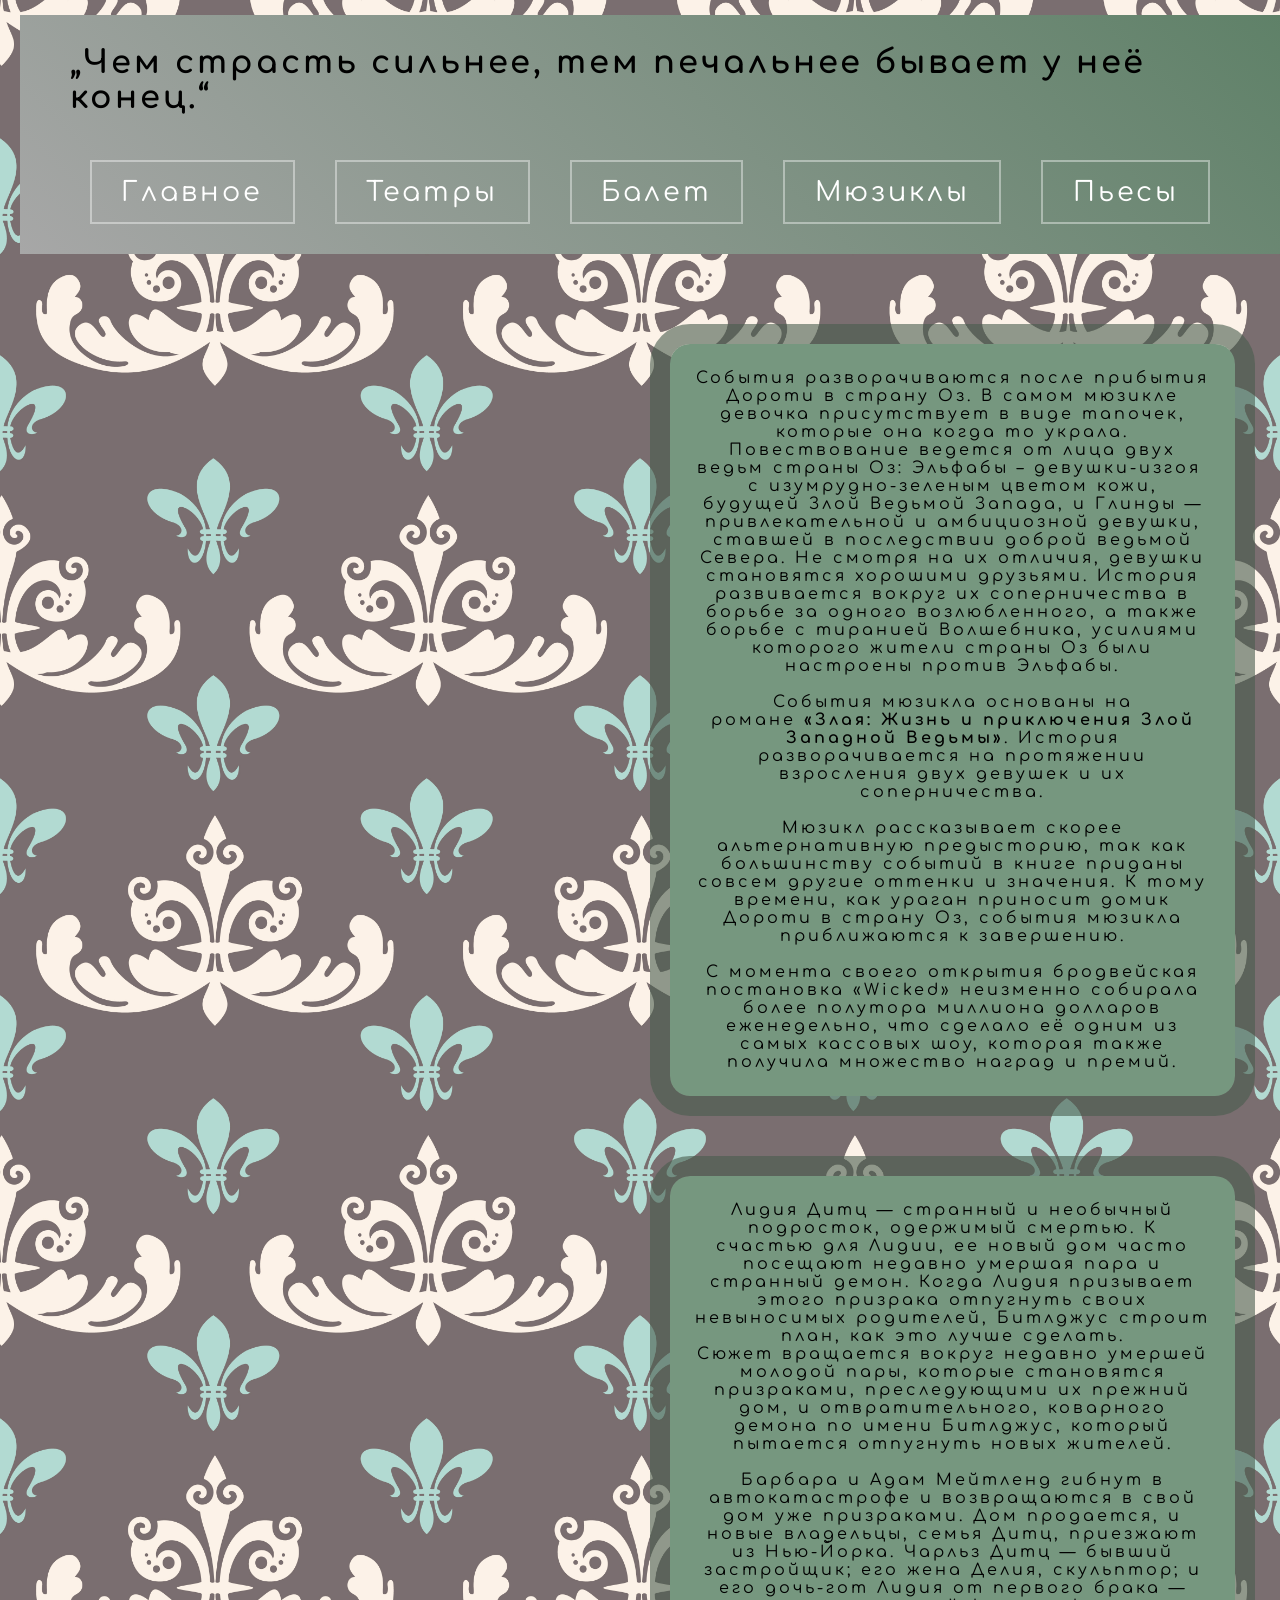
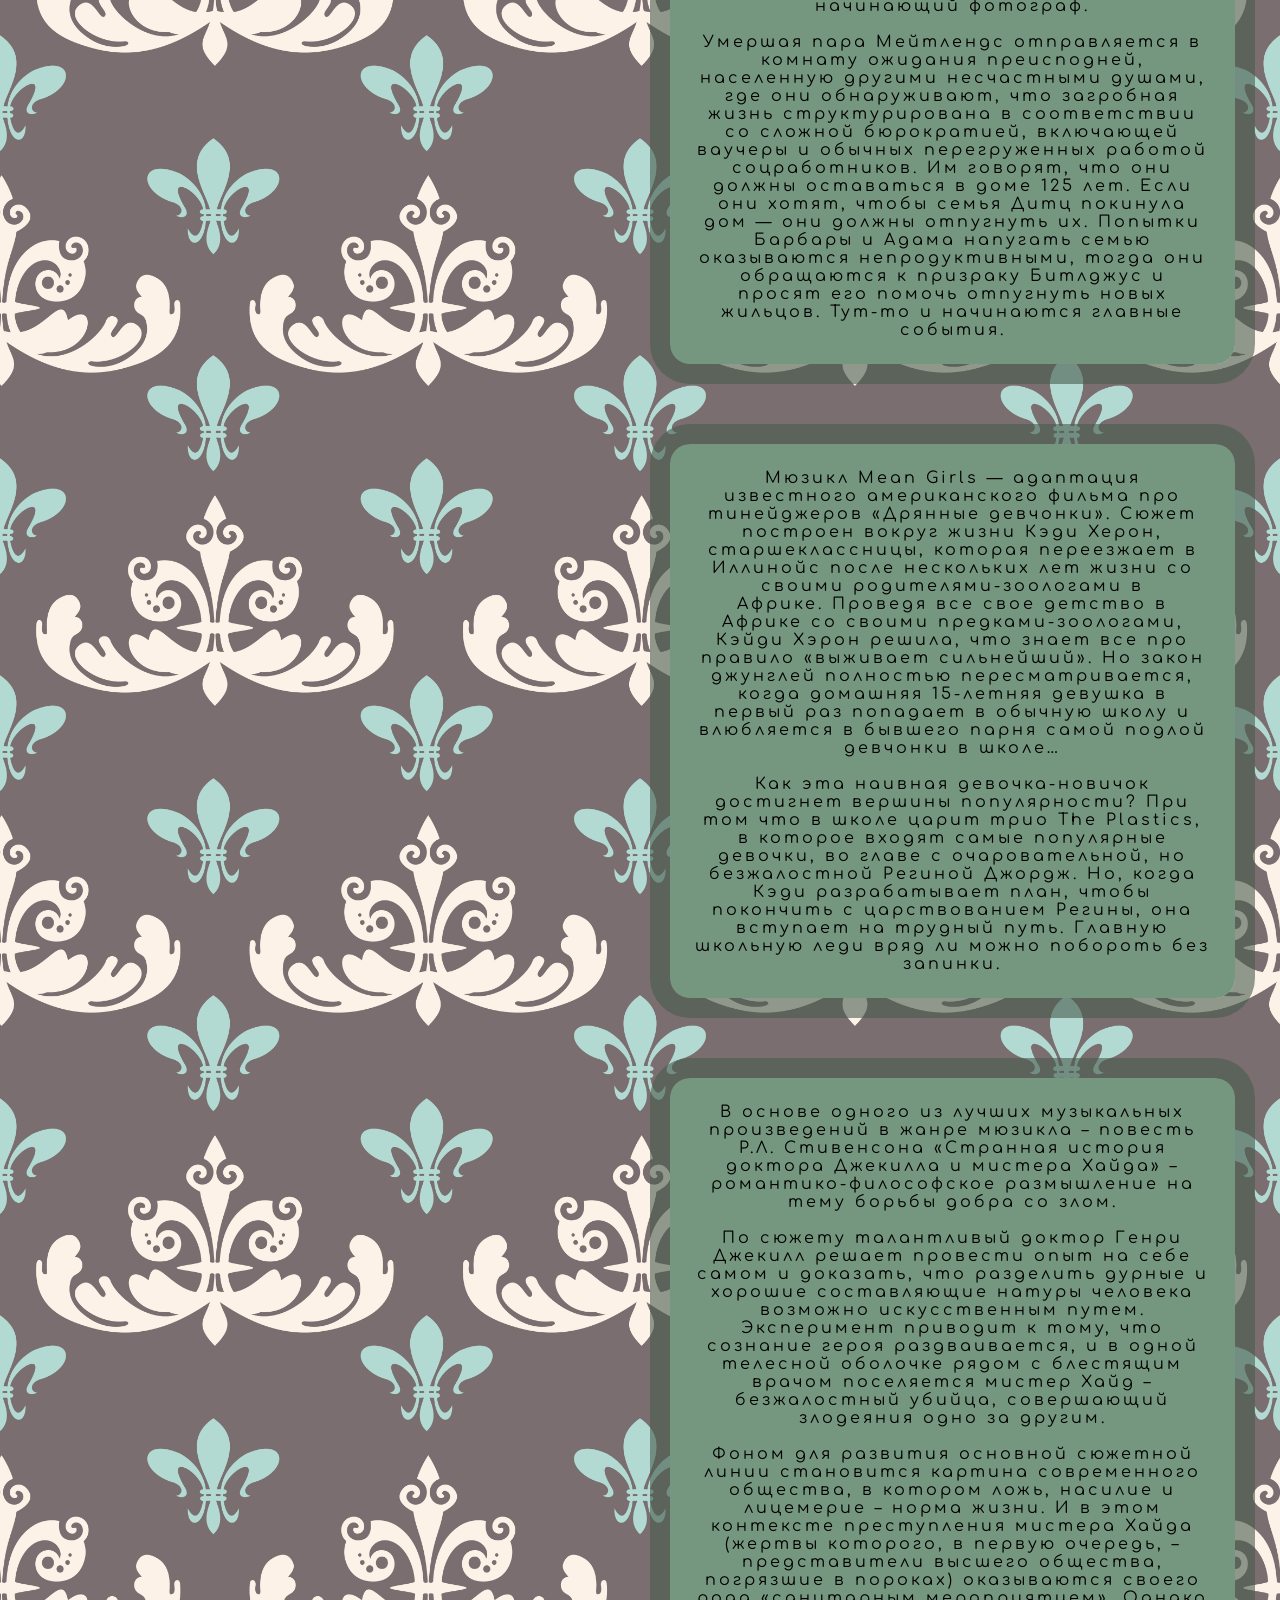
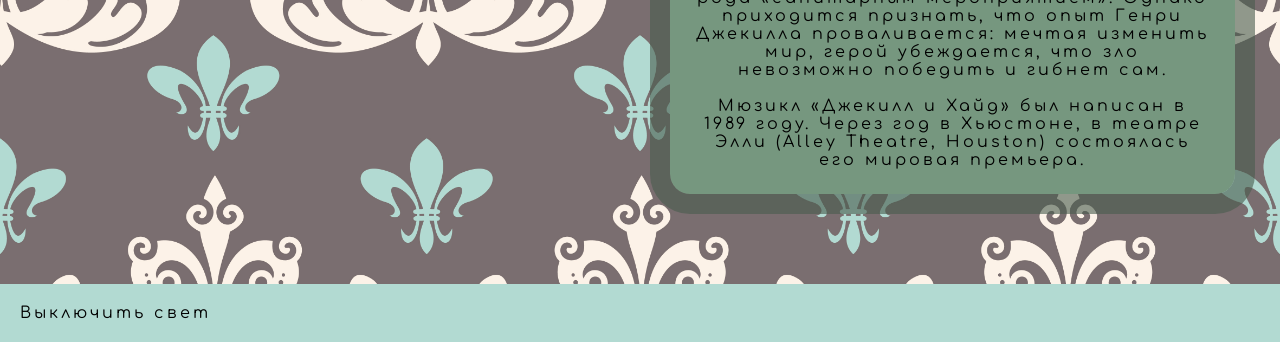
<file: java/src/main/resources/static/musicals.html>
<!DOCTYPE html>
<html lang="en">
<head>
    <meta charset="UTF-8">
    <meta name="viewport" content="width=device-width, initial-scale=1.0">
    <title>Мюзиклы как часть театра</title>
    <link rel="icon" href="./img/mask_icon.svg" type="image/svg+xml">
    <link rel="stylesheet" href="style_header.css">
    <link rel="stylesheet" href="style_init.css">
</head>
<body>
    <header>
        <h1 style="margin-bottom: 35px;"></h1>
        <div class="menu_icon">
            <button class="button_icon">
                <span class="icon top"></span>
                <span class="icon middle"></span>
                <span class="icon bottom"></span>
            </button>
        </div>
        <ul class="menu">
            <li><a href="./index.html">Главное</a></li>
            <li><a href="../templates/theatres.html">Театры</a></li>
            <li><a href="./ballet.html">Балет</a></li>
            <li><a href="./musicals.html">Мюзиклы</a></li>
            <li><a href="./plays.html">Пьесы</a></li>
        </ul>
    </header>
    <main class="musicals">
        <div class="video_block">
            <iframe width="560" height="349" src="https://www.youtube.com/embed/nrpLayS57cY" frameborder="0" allow="accelerometer; autoplay; clipboard-write; encrypted-media; gyroscope; picture-in-picture" allowfullscreen ></iframe>
        </div>
        <div class="text_block">
            <p>События разворачиваются после прибытия Дороти в страну Оз. В самом мюзикле девочка присутствует в виде тапочек, которые она когда то украла. Повествование ведется от лица двух ведьм страны Оз: Эльфабы &ndash; девушки-изгоя&nbsp; с изумрудно-зеленым цветом кожи, будущей Злой Ведьмой Запада, и Глинды &mdash; привлекательной и амбициозной девушки, ставшей в последствии доброй ведьмой Севера. Не смотря на их отличия, девушки становятся хорошими друзьями. История развивается вокруг их соперничества в борьбе за одного возлюбленного, а также борьбе с тиранией Волшебника, усилиями которого жители страны Оз были настроены против Эльфабы.</p> <br>
            <p>События мюзикла основаны на романе<span>&nbsp;</span><strong>&laquo;Злая: Жизнь и приключения Злой Западной Ведьмы&raquo;</strong>. История разворачивается на протяжении взросления двух девушек и их соперничества.</p> <br>
            <p>Мюзикл рассказывает скорее альтернативную предысторию, так как большинству событий в книге приданы совсем другие оттенки и значения. К тому времени, как ураган приносит домик Дороти в страну Оз, события мюзикла приближаются к завершению.</p> <br>
            <p>С момента своего открытия бродвейская постановка «Wicked» неизменно собирала более полутора миллиона долларов еженедельно, что сделало её одним из самых кассовых шоу, которая также получила множество наград и премий.</p>
        </div>
        <div class="video_block">
            <iframe width="1838" height="840" src="https://www.youtube.com/embed/lpPB6xEiI_s" frameborder="0" allow="accelerometer; autoplay; clipboard-write; encrypted-media; gyroscope; picture-in-picture" allowfullscreen></iframe>
        </div>
        <div class="text_block">
            <p><span>Лидия Дитц &mdash; странный и необычный подросток, одержимый смертью. К счастью для Лидии, ее новый дом часто посещают недавно умершая пара и странный демон. Когда Лидия призывает этого призрака отпугнуть своих невыносимых родителей, Битлджус строит план, как это лучше сделать.</span></p>
            <p><span>Сюжет вращается вокруг недавно умершей молодой пары, которые становятся призраками, преследующими их прежний дом, и отвратительного, коварного демона по имени Битлджус, который пытается отпугнуть новых жителей.</span></p> <br>
            <p>Барбара и Адам Мейтленд гибнут в автокатастрофе и возвращаются в свой дом уже призраками.&nbsp;Дом продается, и новые владельцы, семья Дитц, приезжают из Нью-Йорка. Чарльз Дитц &mdash; бывший застройщик; его жена Делия, скульптор; и его дочь-гот Лидия от первого брака &mdash; начинающий фотограф.</p> <br>
            <p>Умершая пара Мейтлендс отправляется в комнату ожидания преисподней, населенную другими несчастными душами, где они обнаруживают, что загробная жизнь структурирована в соответствии со сложной бюрократией, включающей ваучеры и обычных перегруженных работой соцработников. Им говорят, что они должны оставаться в доме 125 лет. Если они хотят, чтобы семья Дитц покинула дом &mdash; они должны отпугнуть их. Попытки Барбары и Адама напугать семью оказываются непродуктивными, тогда они обращаются к призраку&nbsp;Битлджус и просят его помочь отпугнуть новых жильцов. Тут-то и начинаются главные события.</p>
        </div>
        <div class="video_block">
            <iframe width="1838" height="840" src="https://www.youtube.com/embed/WiIi7STG3e0" frameborder="0" allow="accelerometer; autoplay; clipboard-write; encrypted-media; gyroscope; picture-in-picture" allowfullscreen></iframe>
        </div>
        <div class="text_block"><p><span>Мюзикл&nbsp;Mean Girls &mdash; адаптация известного американского фильма про тинейджеров &laquo;Дрянные девчонки&raquo;. Сюжет построен вокруг жизни Кэди Херон, старшеклассницы, которая переезжает в Иллинойс после нескольких лет жизни со своими родителями-зоологами в Африке.&nbsp;Проведя все свое детство в Африке со своими предками-зоологами, Кэйди Хэрон решила, что знает все про правило &laquo;выживает сильнейший&raquo;. Но закон джунглей полностью пересматривается, когда домашняя 15-летняя девушка в первый раз попадает в обычную школу и влюбляется в бывшего парня самой подлой девчонки в школе&hellip; </p>
            <br><p>Как эта наивная девочка-новичок достигнет вершины популярности? При том что в школе царит трио&nbsp;The Plastics, в которое входят самые популярные девочки, во главе с очаровательной, но безжалостной Региной Джордж. Но, когда Кэди разрабатывает план, чтобы покончить с царствованием Регины, она вступает на трудный путь. Главную школьную леди вряд ли можно побороть без запинки.</span></p>
        </div>
        <div class="video_block">
            <iframe width="1838" height="840" src="https://www.youtube.com/embed/Q1upDsO03Ec" frameborder="0" allow="accelerometer; autoplay; clipboard-write; encrypted-media; gyroscope; picture-in-picture" allowfullscreen></iframe>
        </div>
        <div class="text_block">
            <p>В основе одного из лучших музыкальных произведений в жанре мюзикла &ndash; повесть Р.Л. Стивенсона &laquo;Странная история доктора Джекилла и мистера Хайда&raquo; &ndash; романтико-философское размышление на тему борьбы добра со злом.</p> <br>
            <p>По сюжету талантливый доктор Генри Джекилл решает провести опыт на себе самом и доказать, что разделить дурные и хорошие составляющие натуры человека возможно искусственным путем. Эксперимент приводит к тому, что сознание героя раздваивается, и в одной телесной оболочке рядом с блестящим врачом поселяется мистер Хайд &ndash; безжалостный убийца, совершающий злодеяния одно за другим.</p> <br>
            <p>Фоном для развития основной сюжетной линии становится картина современного общества, в котором ложь, насилие и лицемерие &ndash; норма жизни. И в этом контексте преступления мистера Хайда (жертвы которого, в первую очередь, &ndash; представители высшего общества, погрязшие в пороках) оказываются своего рода &laquo;санитарным мероприятием&raquo;. Однако приходится признать, что опыт Генри Джекилла проваливается: мечтая изменить мир, герой убеждается, что зло невозможно победить и гибнет сам.</p> <br>
            <p>Мюзикл &laquo;Джекилл и Хайд&raquo; был написан в 1989 году. Через год в Хьюстоне, в театре Элли (Alley Theatre, Houston) состоялась его мировая премьера.</p>
        </div>
    </main>
    <footer>
        <div class="fclick">Выключить свет</div>
    </footer>
    <script src="https://cdnjs.cloudflare.com/ajax/libs/jquery/3.4.1/jquery.min.js"></script>
    <script src="index.js"></script> 
</body>
</html>
</file>
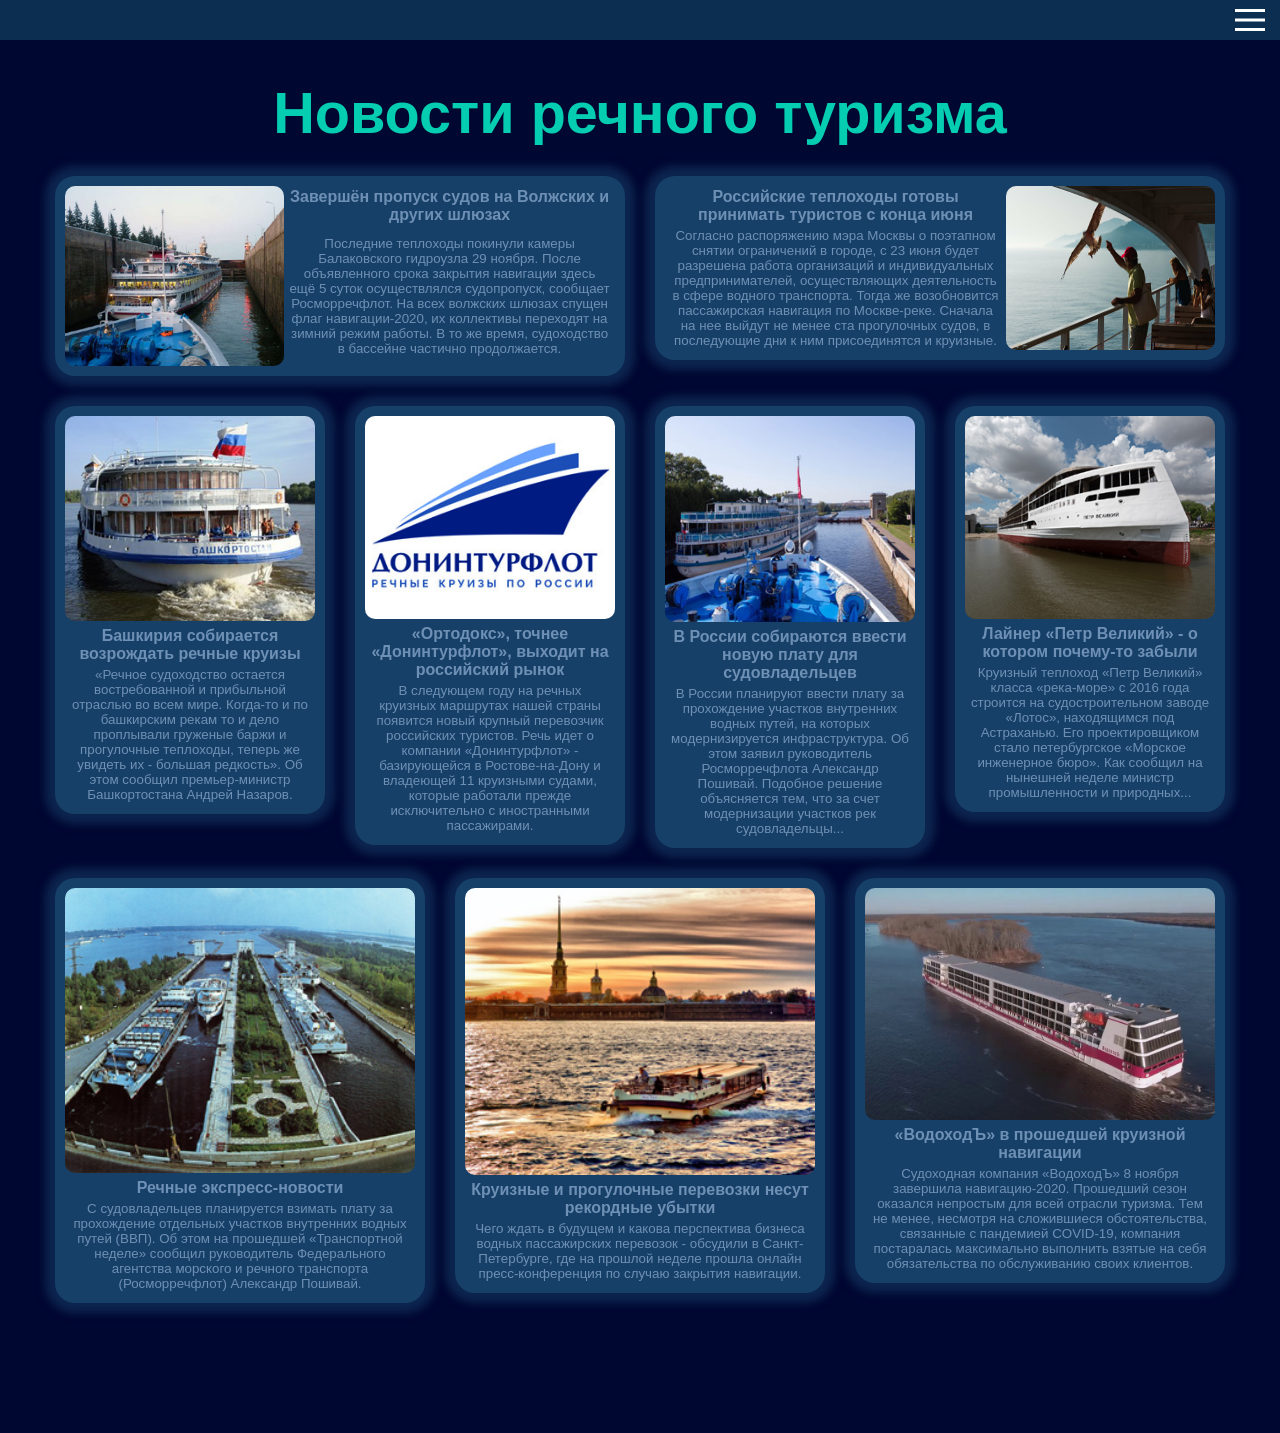
<file: java/src/main/resources/static/news.html>
<!DOCTYPE html>
<html lang="en">
<head>
    <meta charset="UTF-8">
    <meta name="viewport" content="width=device-width, initial-scale=1.0">
    <title>Document</title>

    <link rel="shortcut icon" href="./img/icon.svg" type="image/x-icon">

    <link rel="stylesheet" href="./styles/reset.css">
    <link rel="stylesheet" href="./styles/column.css">
    <link rel="stylesheet" href="./styles/news.css">
</head>
<body>
    <header>
        <div class="mobile_icon_menu">
            <button class="mobile_icon_menu_button">
                <span class="mobile_icon_menu_line top_line"></span>
                <span class="mobile_icon_menu_line middle_line"></span>
                <span class="mobile_icon_menu_line bottom_line"></span>
            </button>
        </div>
        <ul class="header_menu">
            <li><a href="./index.html">Главная</a></li>
            <li><a href="./eurasia.html">Реки Евразии</a></li>
            <li><a href="./northAmerica.html">Реки Северной Америки</a></li>
            <li><a href="./southAmerica.html">Реки Южной Америки</a></li>
            <li><a href="./africa.html">Реки Африки</a></li>
            <li><a href="./australia.html">Реки Австралии</a></li>
            <li><a class="active_link" href="#">Новости</a></li>
            <li><a href="./interesting-facts">Интересные факты</a></li>
        </ul>   
    </header>
        
    <h1 class="wrap_title small_height without-skew">Новости речного туризма</h1>

    <section class="news">
        <div class="column-row">
            <div class="column-row__column column-row__column_m-6 column-row__column_l-6">
                <div class="news__block news__block_grid">
                    <img class="news__image news__r-b-1 news__r-e-3 news__c-b-1 news__c-e-2" src="./img/news/news-2.jpg" alt="новость 2">
                    <h2 class="news__title news__r-b-1 news__r-e-2 news__c-b-2 news__c-e-3">
                        Завершён пропуск судов на Волжских и других шлюзах
                    </h2>
                    <p class="news__text news__r-b-2 news__r-e-3 news__c-b-2 news__c-e-">
                        Последние теплоходы покинули камеры Балаковского гидроузла 29 ноября. После объявленного срока закрытия навигации здесь ещё 5 суток осуществлялся судопропуск, сообщает Росморречфлот. На всех волжских шлюзах спущен флаг навигации-2020, их коллективы переходят на зимний режим работы. В то же время, судоходство в бассейне частично продолжается.
                    </p>
                </div>
            </div>
            <div class="column-row__column column-row__column_m-6 column-row__column_l-6">
                <div class="news__block news__block_grid">
                    <img class="news__image news__r-b-1 news__r-e-3 news__c-b-2 news__c-e-3" src="./img/news/news-1.jpg" alt="новость 1">
                    <h2 class="news__title news__r-b-1 news__r-e-2 news__c-b-1 news__c-e-2">
                        Российские теплоходы готовы принимать туристов с конца июня
                    </h2>
                    <p class="news__text news__r-b-2 news__r-e-3 news__c-b-1 news__c-e-2">
                        Согласно распоряжению мэра Москвы о поэтапном снятии ограничений в городе, с 23 июня будет разрешена работа организаций и индивидуальных предпринимателей, осуществляющих деятельность в сфере водного транспорта. Тогда же возобновится пассажирская навигация по Москве-реке. Сначала на нее выйдут не менее ста прогулочных судов, в последующие дни к ним присоединятся и круизные.
                    </p>
                </div>
            </div>
            <div class="column-row__column column-row__column_m-3 column-row__column_l-3">
                <div class="news__block">
                    <img class="news__image" src="./img/news/news-3.jpg" alt="новость 3">
                    <h2 class="news__title">
                        Башкирия собирается возрождать речные круизы
                    </h2>
                    <p class="news__text">
                        «Речное судоходство остается востребованной и прибыльной отраслью во всем мире. Когда-то и по башкирским рекам то и дело проплывали груженые баржи и прогулочные теплоходы, теперь же увидеть их - большая редкость». Об этом сообщил премьер-министр Башкортостана Андрей Назаров.
                    </p>
                </div>
            </div>
           <div class="column-row__column column-row__column_m-3 column-row__column_l-3">
                <div class="news__block">
                    <img class="news__image" src="./img/news/news-4.jpg" alt="новость 4">
                    <h2 class="news__title">
                        «Ортодокс», точнее «Донинтурфлот», выходит на российский рынок
                    </h2>
                    <p class="news__text">
                        В следующем году на речных круизных маршрутах нашей страны появится новый крупный перевозчик российских туристов. Речь идет о компании «Донинтурфлот» - базирующейся в Ростове-на-Дону и владеющей 11 круизными судами, которые работали прежде исключительно с иностранными пассажирами.
                    </p>
                </div>
            </div> 
            <div class="column-row__column column-row__column_m-3 column-row__column_l-3">
                <div class="news__block">
                    <img class="news__image" src="./img/news/news-5.jpg" alt="новость 5">
                    <h2 class="news__title">
                        В России собираются ввести новую плату для судовладельцев
                    </h2>
                    <p class="news__text">
                        В России планируют ввести плату за прохождение участков внутренних водных путей, на которых модернизируется инфраструктура. Об этом заявил руководитель Росморречфлота Александр Пошивай. Подобное решение объясняется тем, что за счет модернизации участков рек судовладельцы...
                    </p>
                </div>
            </div>
            <div class="column-row__column column-row__column_m-3 column-row__column_l-3">
                <div class="news__block">
                    <img class="news__image" src="./img/news/news-6.jpg" alt="новость 6">
                    <h2 class="news__title">
                        Лайнер «Петр Великий» - о котором почему-то забыли
                    </h2>
                    <p class="news__text">
                        Круизный теплоход «Петр Великий» класса «река-море» с 2016 года строится на судостроительном заводе «Лотос», находящимся под Астраханью. Его проектировщиком стало петербургское «Морское инженерное бюро». Как сообщил на нынешней неделе министр промышленности и природных...
                    </p>
                </div>
            </div>
            <div class="column-row__column column-row__column_m-3  column-row__column_l-4">
                <div class="news__block">
                    <img class="news__image" src="./img/news/news-7.jpg" alt="новость 7">
                    <h2 class="news__title">
                        Речные экспресс-новости
                    </h2>
                    <p class="news__text">
                        С судовладельцев планируется взимать плату за прохождение отдельных участков внутренних водных путей (ВВП). Об этом на прошедшей «Транспортной неделе» сообщил руководитель Федерального агентства морского и речного транспорта (Росморречфлот) Александр Пошивай.
                    </p>
                </div>
            </div>
            <div class="column-row__column column-row__column_m-3 column-row__column_l-4">
                <div class="news__block">
                    <img class="news__image" src="./img/news/news-8.jpg" alt="новость 8">
                    <h2 class="news__title">
                        Круизные и прогулочные перевозки несут рекордные убытки
                    </h2>
                    <p class="news__text">
                        Чего ждать в будущем и какова перспектива бизнеса водных пассажирских перевозок - обсудили в Санкт-Петербурге, где на прошлой неделе прошла онлайн пресс-конференция по случаю закрытия навигации.
                    </p>
                </div>
            </div>
            <div class="column-row__column column-row__column_m-6  column-row__column_l-4">
                <div class="news__block">
                    <img class="news__image" src="./img/news/news-9.jpg" alt="новость 9">
                    <h2 class="news__title">
                        «ВодоходЪ» в прошедшей круизной навигации
                    </h2>
                    <p class="news__text">
                        Судоходная компания «ВодоходЪ» 8 ноября завершила навигацию-2020. Прошедший сезон оказался непростым для всей отрасли туризма. Тем не менее, несмотря на сложившиеся обстоятельства, связанные с пандемией COVID-19, компания постаралась максимально выполнить взятые на себя обязательства по обслуживанию своих клиентов.
                    </p>
                </div>
            </div> 
        </div>
    </section>
    
    <script src="./scripts/menu.js"></script>
</body>
</html>
</file>
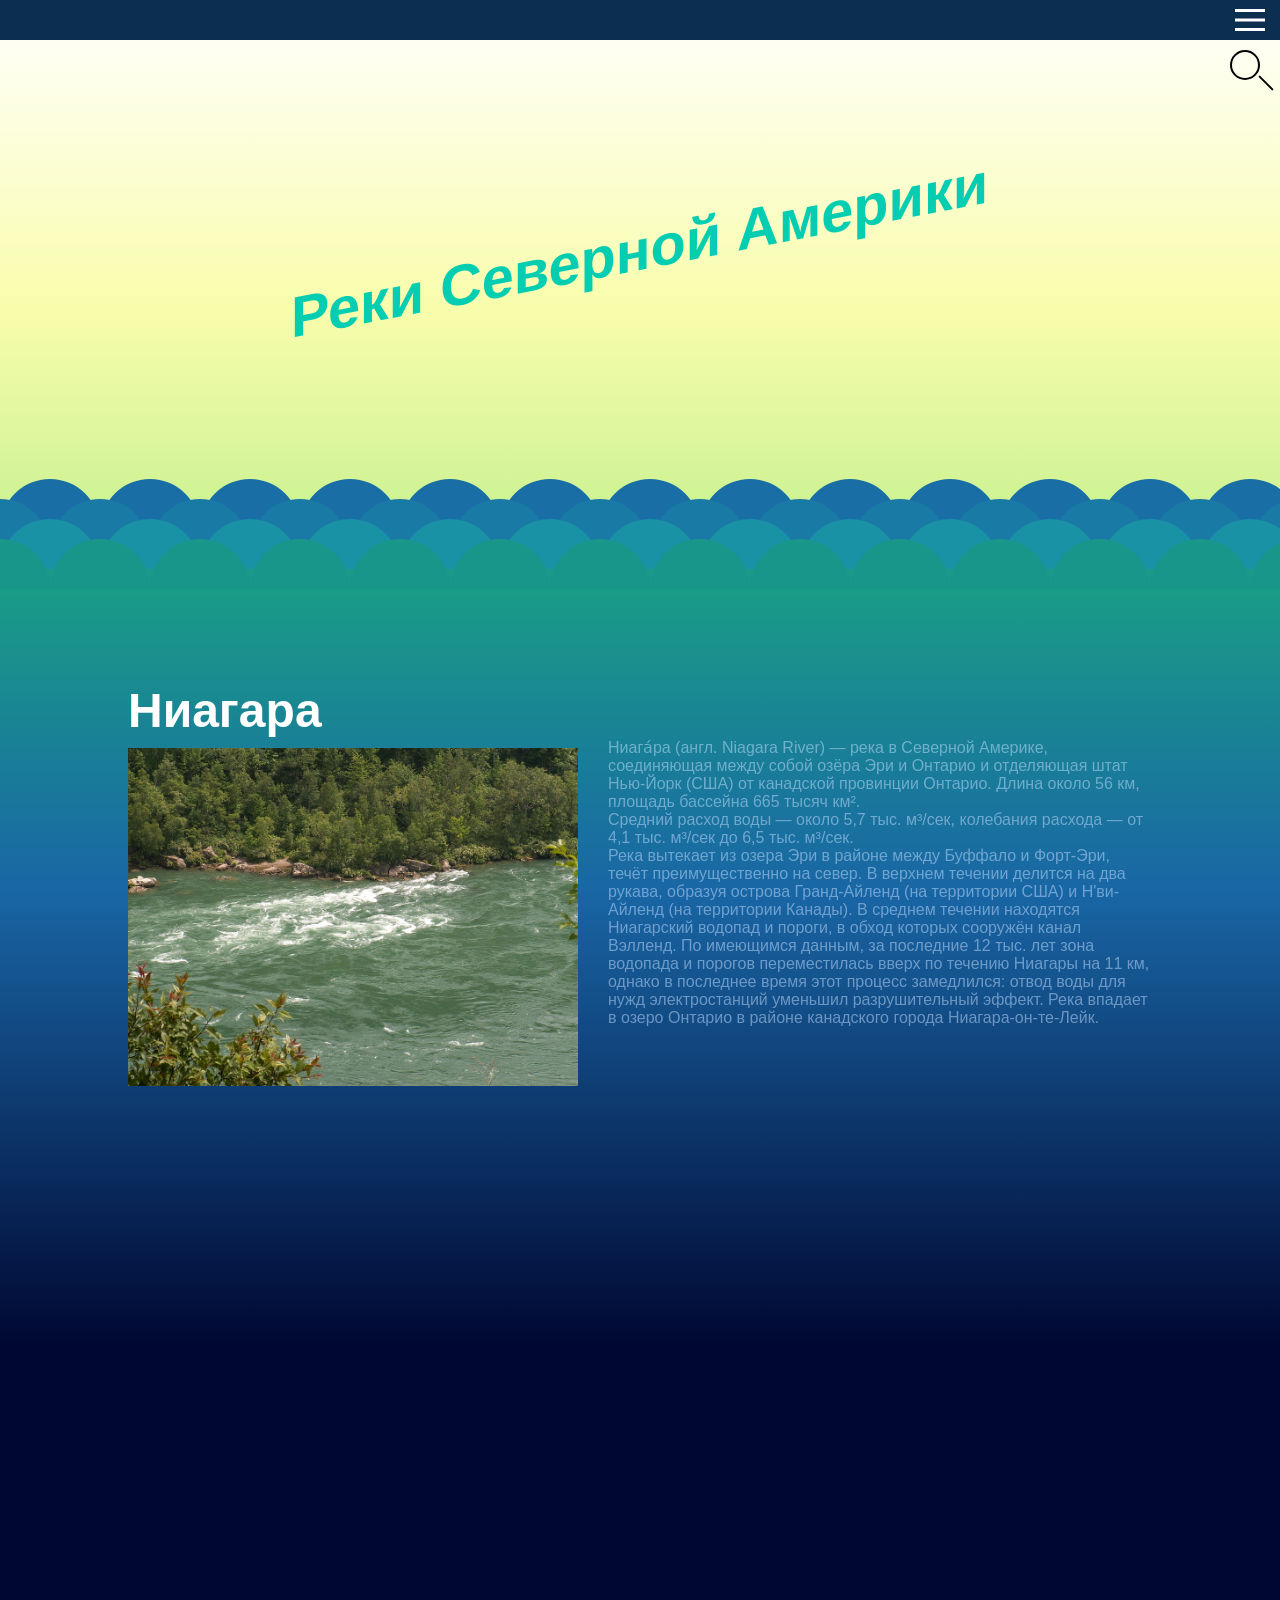
<file: java/src/main/resources/static/northAmerica.html>
<!DOCTYPE html>
<html lang="en">
<head>
    <meta charset="UTF-8">
    <meta name="viewport" content="width=device-width, initial-scale=1.0">
    <title>Реки Северной Америки</title>

    <link rel="shortcut icon" href="./img/icon.svg" type="image/x-icon">

    <link rel="stylesheet" href="./styles/reset.css">
    <link rel="stylesheet" href="./styles/search.css">
    <link rel="stylesheet" href="./styles/main.css">
</head>
<body>
    <header>
        <div class="mobile_icon_menu">
            <button class="mobile_icon_menu_button">
                <span class="mobile_icon_menu_line top_line"></span>
                <span class="mobile_icon_menu_line middle_line"></span>
                <span class="mobile_icon_menu_line bottom_line"></span>
            </button>
        </div>
        <ul class="header_menu">
            <li><a href="./index.html">Главная</a></li>
            <li><a href="./eurasia.html">Реки Евразии</a></li>
            <li><a class="active_link" href="#">Реки Северной Америки</a></li>
            <li><a href="./southAmerica.html">Реки Южной Америки</a></li>
            <li><a href="./africa.html">Реки Африки</a></li>
            <li><a href="./australia.html">Реки Австралии</a></li>
            <li><a href="./news.html">Новости</a></li>
            <li><a href="./interesting-facts">Интересные факты</a></li>
        </ul>

        <div class="search">
            <input type="text" class="search__input">
            <button class="search__button">
            </button>
            <span class="search__button_before"></span>
            <span class="search__button_after"></span>
        </div>
    </header>

    <main>
        <div class="wrap_title">
            <h1>Реки Северной Америки</h1>
        </div>
        
        <canvas id="river_canvas"></canvas>

        <div class="wrap rivers">
            <div class="river pop_up_element">
                <div class="river_title">
                    <h2>Ниагара</h2>
                </div>
                <div class="river_images">
                    <button class="river_images_arrow arrow_left"><img src="./img/arrow-left.svg" alt="стрелка влево"></button>
                    <button class="river_images_arrow arrow_right"><img src="./img/arrow-right.svg" alt="стрелка вправо"></button>

                    <div class="river_images_container">
                        <img src="./img/rivers of north america/n.jpg" alt="Ниагара">
                    </div>
                </div>
                <div class="river_text">
                    <p>
                        Ниага́ра (англ. Niagara River) — река в Северной Америке, соединяющая между собой озёра Эри и Онтарио и отделяющая штат Нью-Йорк (США) от канадской провинции Онтарио. Длина около 56 км, площадь бассейна 665 тысяч км².
                    </p>
                    <p>
                        Средний расход воды — около 5,7 тыс. м³/сек, колебания расхода — от 4,1 тыс. м³/сек до 6,5 тыс. м³/сек.
                    </p>
                    <p>
                        Река вытекает из озера Эри в районе между Буффало и Форт-Эри, течёт преимущественно на север. В верхнем течении делится на два рукава, образуя острова Гранд-Айленд (на территории США) и Н'ви-Айленд (на территории Канады). В среднем течении находятся Ниагарский водопад и пороги, в обход которых сооружён канал Вэлленд. По имеющимся данным, за последние 12 тыс. лет зона водопада и порогов переместилась вверх по течению Ниагары на 11 км, однако в последнее время этот процесс замедлился: отвод воды для нужд электростанций уменьшил разрушительный эффект. Река впадает в озеро Онтарио в районе канадского города Ниагара-он-те-Лейк.
                    </p>
                </div>
            </div>
        </div>
    </main>

    <script src="./scripts/river.js"></script>
    <script src="./scripts/script.js"></script>
    <script src="./scripts/storeNorthAmerica.js"></script>
    <script src="./scripts/bubbles.js"></script>
    <script src="./scripts/search.js"></script>
    <script src="./scripts/menu.js"></script>
</body>
</html>
</file>
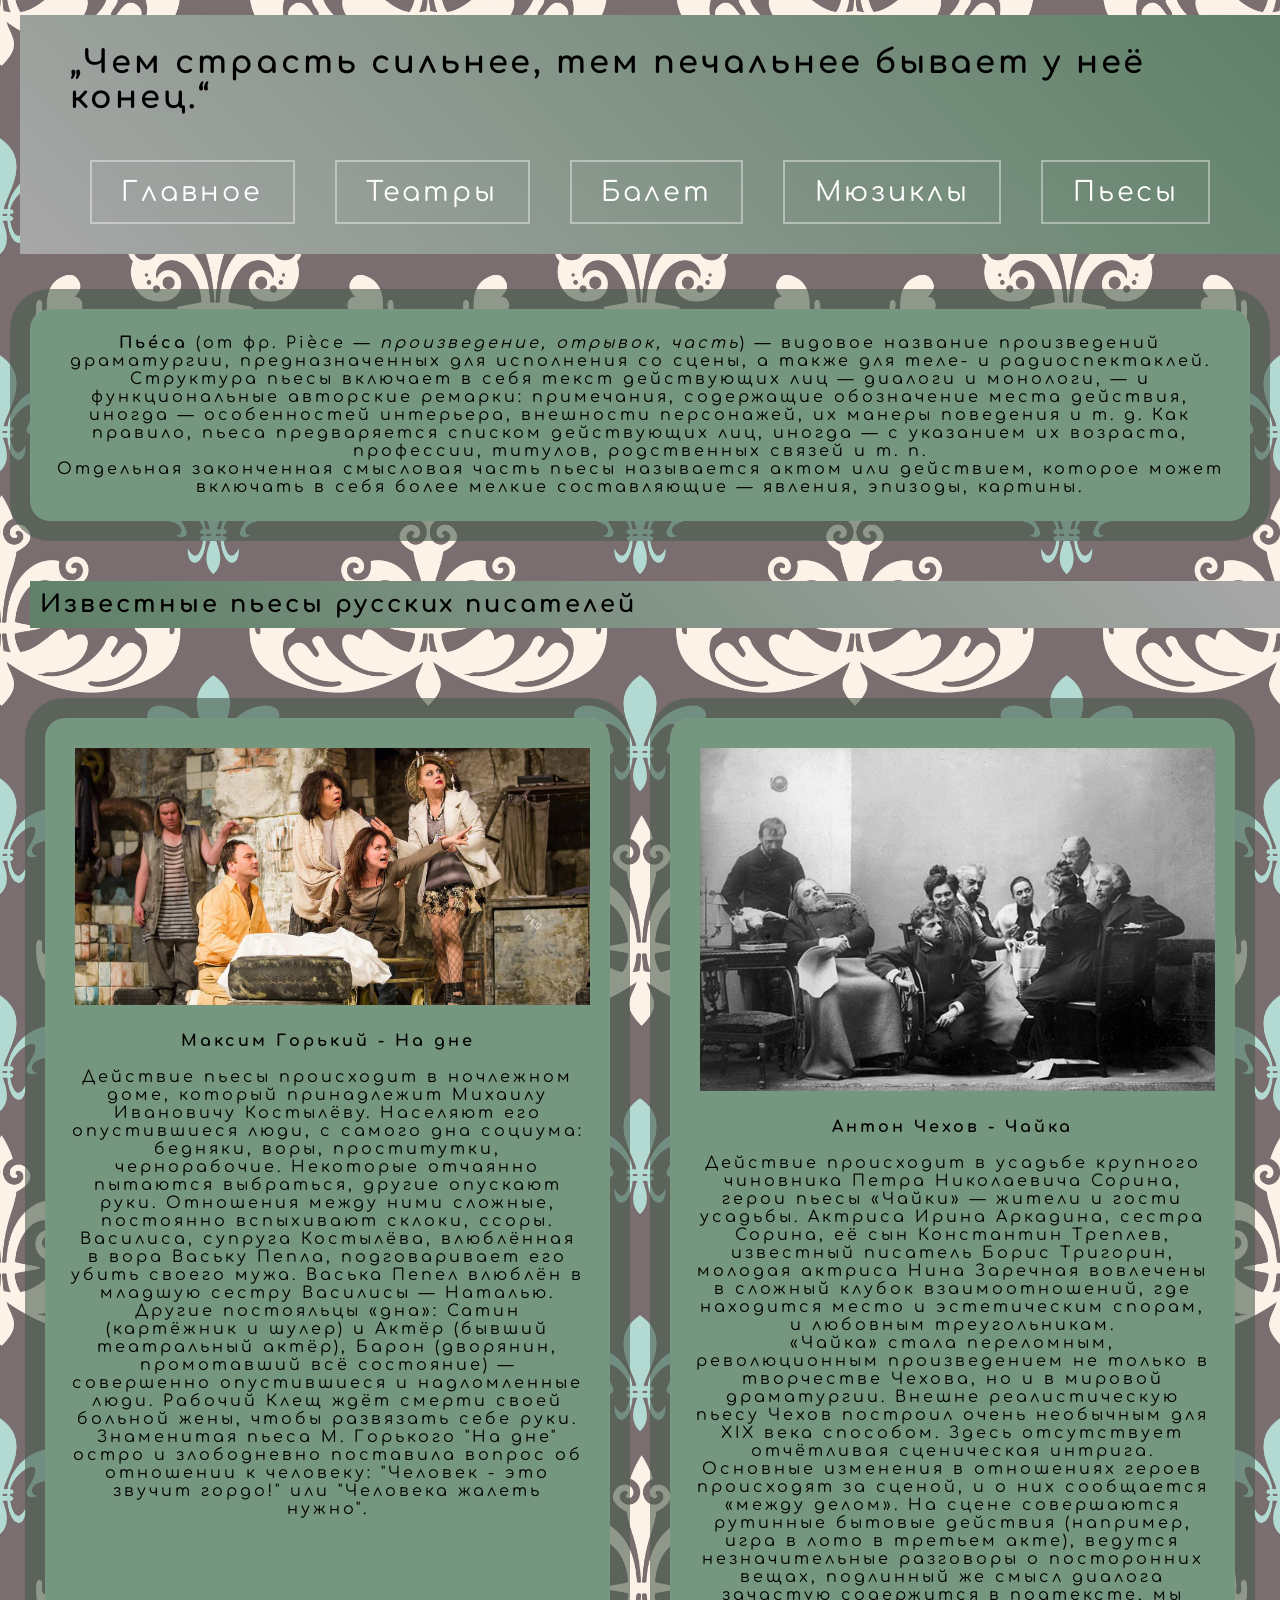
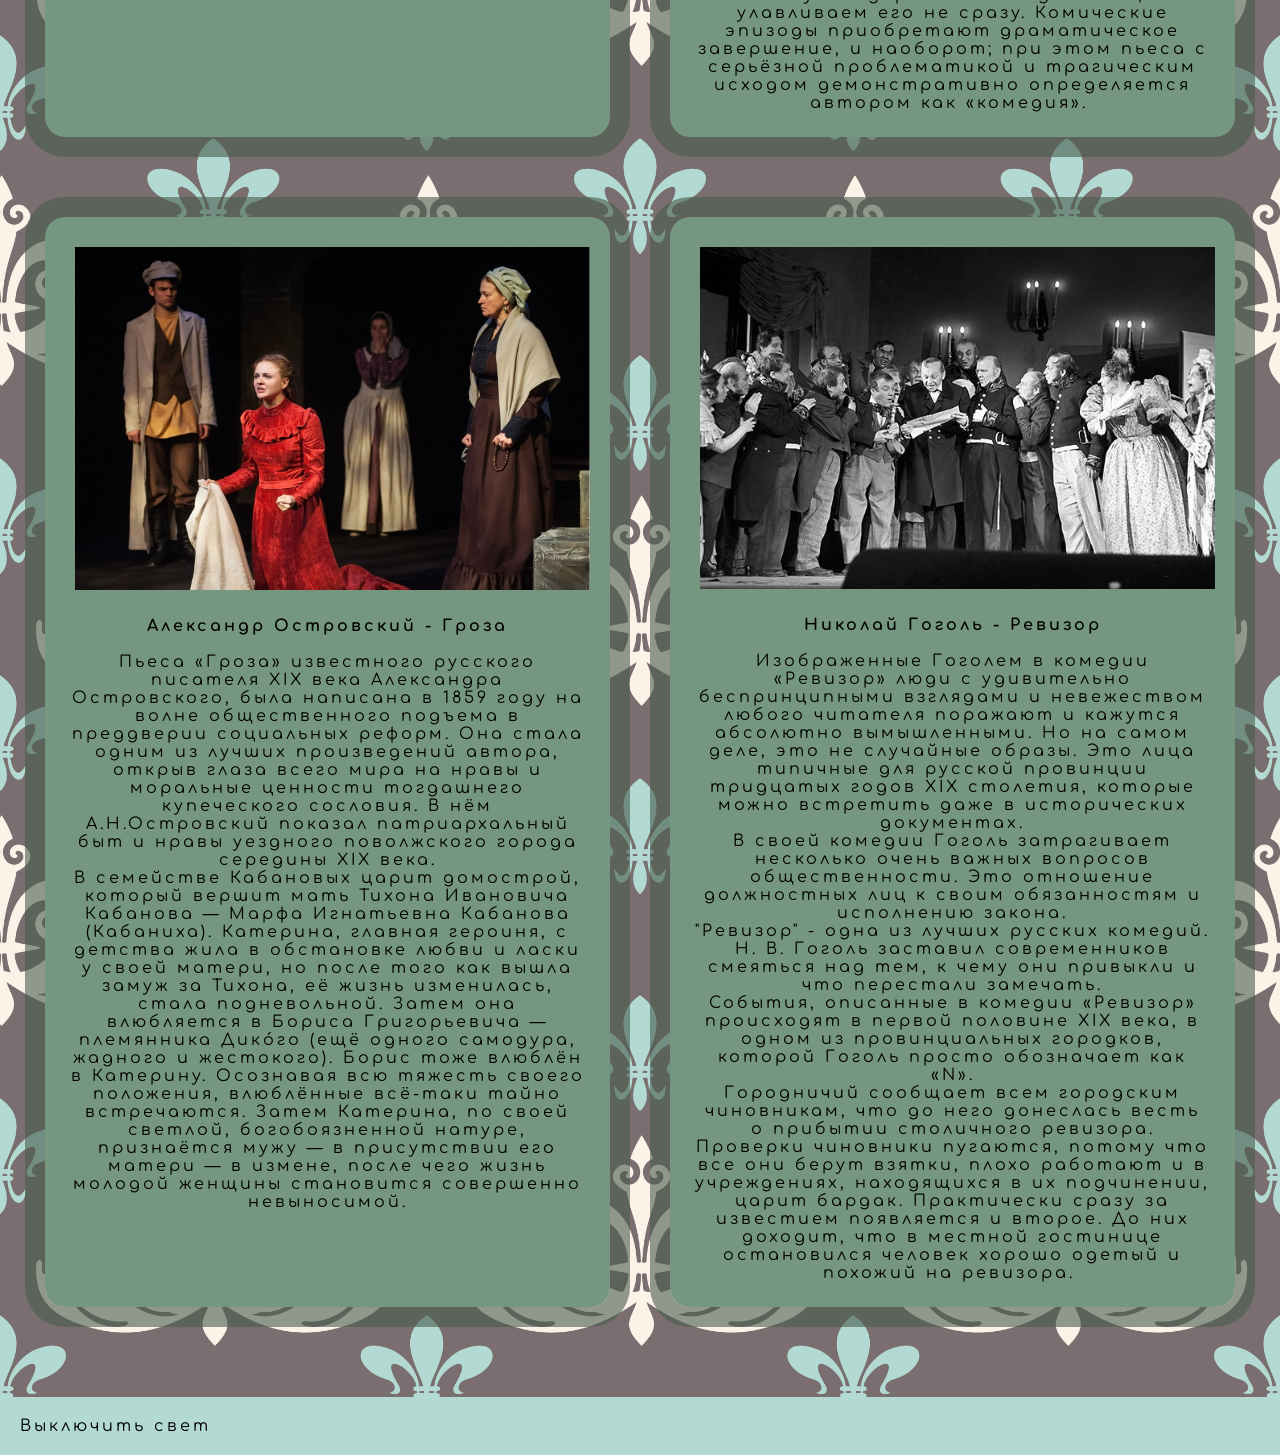
<file: java/src/main/resources/static/plays.html>
<!DOCTYPE html>
<html lang="en">
<head>
    <meta charset="UTF-8">
    <meta name="viewport" content="width=device-width, initial-scale=1.0">
    <title>Постановки и пьесы</title>
    <link rel="icon" href="./img/mask_icon.svg" type="image/svg+xml">
    <link rel="stylesheet" href="style_header.css">
    <link rel="stylesheet" href="style_init.css">
</head>
<body>
    <header>
        <h1 style="margin-bottom: 35px;"></h1>
        <div class="menu_icon">
            <button class="button_icon">
                <span class="icon top"></span>
                <span class="icon middle"></span>
                <span class="icon bottom"></span>
            </button>
        </div>
        <ul class="menu">
            <li><a href="./index.html">Главное</a></li>
            <li><a href="../templates/theatres.html">Театры</a></li>
            <li><a href="./ballet.html">Балет</a></li>
            <li><a href="./musicals.html">Мюзиклы</a></li>
            <li><a href="./plays.html">Пьесы</a></li>
        </ul>
    </header>
        <div class="text_block" style="margin-top: 35px;"><p><strong>Пье́са</strong> (от фр. Pi&egrave;ce &mdash; <em>произведение, отрывок, часть</em>) &mdash; видовое название произведений драматургии, предназначенных для исполнения со сцены, а также для теле- и радиоспектаклей.</p>
            <p>Структура пьесы включает в себя текст действующих лиц &mdash; диалоги и монологи, &mdash; и функциональные авторские ремарки: примечания, содержащие обозначение места действия, иногда &mdash; особенностей интерьера, внешности персонажей, их манеры поведения и т. д. Как правило, пьеса предваряется списком действующих лиц, иногда &mdash; с указанием их возраста, профессии, титулов, родственных связей и т. п.</p>
            <p>Отдельная законченная смысловая часть пьесы называется актом или действием, которое может включать в себя более мелкие составляющие &mdash; явления, эпизоды, картины.</p>
        </div>
        <h2>Известные пьесы русских писателей</h2>
    <main class="plays">
        <div class="text_block"><img src="./img/play_na_dne.jpg" alt="На дне"><br><br><p><b>Максим Горький - На дне</b></p><br>
            <p><span>Действие пьесы происходит в ночлежном доме, который принадлежит Михаилу Ивановичу Костылёву. Населяют его опустившиеся люди, с самого дна социума: бедняки, воры, проститутки, чернорабочие. Некоторые отчаянно пытаются выбраться, другие опускают руки. Отношения между ними сложные, постоянно вспыхивают склоки, ссоры. Василиса, супруга Костылёва, влюблённая в вора Ваську Пепла, подговаривает его убить своего мужа. Васька Пепел влюблён в младшую сестру Василисы&nbsp;&mdash; Наталью. Другие постояльцы &laquo;дна&raquo;: Сатин (картёжник и шулер) и Актёр (бывший театральный актёр), Барон (дворянин, промотавший всё состояние)&nbsp;&mdash; совершенно опустившиеся и надломленные люди. Рабочий Клещ ждёт смерти своей больной жены, чтобы развязать себе руки.</span></p>
            <p><span>Знаменитая пьеса М. Горького "На дне" остро и злободневно поставила вопрос об отношении к человеку: "Человек - это звучит гордо!" или "Человека жалеть нужно".</span></p>
        </div>
        <div class="text_block"><img src="./img/play_chaika.jpg" alt="Чайка"><br><br><p><b>Антон Чехов - Чайка</b></p><br>
            <p><span>Действие происходит в усадьбе крупного чиновника Петра Николаевича Сорина, герои пьесы &laquo;Чайки&raquo; &mdash; жители и гости усадьбы. Актриса Ирина Аркадина, сестра Сорина, её сын Константин Треплев, известный писатель Борис Тригорин, молодая актриса Нина Заречная вовлечены в сложный клубок взаимоотношений, где находится место и эстетическим спорам, и любовным треугольникам.</span></p>
            <p><span>&laquo;Чайка&raquo; стала переломным, революционным произведением не только в творчестве Чехова, но и в мировой драматургии. Внешне реалистическую пьесу Чехов построил очень необычным для XIX века способом.&nbsp;Здесь отсутствует отчётливая сценическая интрига. Основные изменения в отношениях героев происходят за сценой, и о них сообщается &laquo;между делом&raquo;. На сцене совершаются рутинные бытовые действия (например, игра в лото в третьем акте), ведутся незначительные разговоры о посторонних вещах, подлинный же смысл диалога зачастую содержится в подтексте, мы улавливаем его не сразу. Комические эпизоды приобретают драматическое завершение, и наоборот; при этом пьеса с серьёзной проблематикой и трагическим исходом демонстративно определяется автором как &laquo;комедия&raquo;.&nbsp;</span></p>
        </div>
        <div class="text_block"><img src="./img/play_groza.jpg" alt="Гроза"><br><br><p><b>Александр Островский - Гроза</b></p><br>
            <p><span>Пьеса &laquo;Гроза&raquo; известного русского писателя XIX века Александра Островского, была написана в 1859 году на волне общественного подъема в преддверии социальных реформ. Она стала одним из лучших произведений автора, открыв глаза всего мира на нравы и моральные ценности тогдашнего купеческого сословия.&nbsp;В нём А.Н.Островский показал патриархальный быт и нравы уездного поволжского города середины XIX века.<br /></span></p>
            <p><span>В семействе Кабановых царит домострой, который вершит мать Тихона Ивановича Кабанова&nbsp;&mdash; Марфа Игнатьевна Кабанова (Кабаниха). Катерина, главная героиня, с детства жила в обстановке любви и ласки у своей матери, но после того как вышла замуж за Тихона, её жизнь изменилась, стала подневольной. Затем она влюбляется в Бориса Григорьевича&nbsp;&mdash; племянника Дик&oacute;го (ещё одного самодура, жадного и жестокого). Борис тоже влюблён в Катерину. Осознавая всю тяжесть своего положения, влюблённые всё-таки тайно встречаются. Затем Катерина, по своей светлой, богобоязненной натуре, признаётся мужу&nbsp;&mdash; в присутствии его матери&nbsp;&mdash; в измене, после чего жизнь молодой женщины становится совершенно невыносимой.</span></p>
        </div>
        <div class="text_block"><img src="./img/play_revizor.jpg" alt="Ревизор"><br><br><p><strong>Николай Гоголь - Ревизор</strong></p><br>
            <p>Изображенные Гоголем в комедии &laquo;Ревизор&raquo; люди с удивительно беспринципными взглядами и невежеством любого читателя поражают и кажутся абсолютно вымышленными. Но на самом деле, это не случайные образы. Это лица типичные для русской провинции тридцатых годов XIX столетия, которые можно встретить даже в исторических документах.</p>
            <p>В своей комедии Гоголь затрагивает несколько очень важных вопросов общественности. Это отношение должностных лиц к своим обязанностям и исполнению закона.</p>
            <p>"Ревизор<span>" - одна из лучших русских комедий. Н. В. Гоголь заставил современников смеяться над тем, к чему они привыкли и что перестали замечать.</span></p>
            <p>События, описанные в комедии &laquo;Ревизор&raquo; происходят в первой половине XIX века, в одном из провинциальных городков, которой Гоголь просто обозначает как &laquo;N&raquo;.</p>
            <p>Городничий сообщает всем городским чиновникам, что до него донеслась весть о прибытии столичного ревизора. Проверки чиновники пугаются, потому что все они берут взятки, плохо работают и в учреждениях, находящихся в их подчинении, царит бардак. Практически сразу за известием появляется и второе. До них доходит, что в местной гостинице остановился человек хорошо одетый и похожий на ревизора.&nbsp;</p></div>
    </main>
    <footer>
        <div class="fclick">Выключить свет</div>
    </footer>
    <script src="https://cdnjs.cloudflare.com/ajax/libs/jquery/3.4.1/jquery.min.js"></script>
    <script src="index.js"></script> 
</body>
</html>
</file>
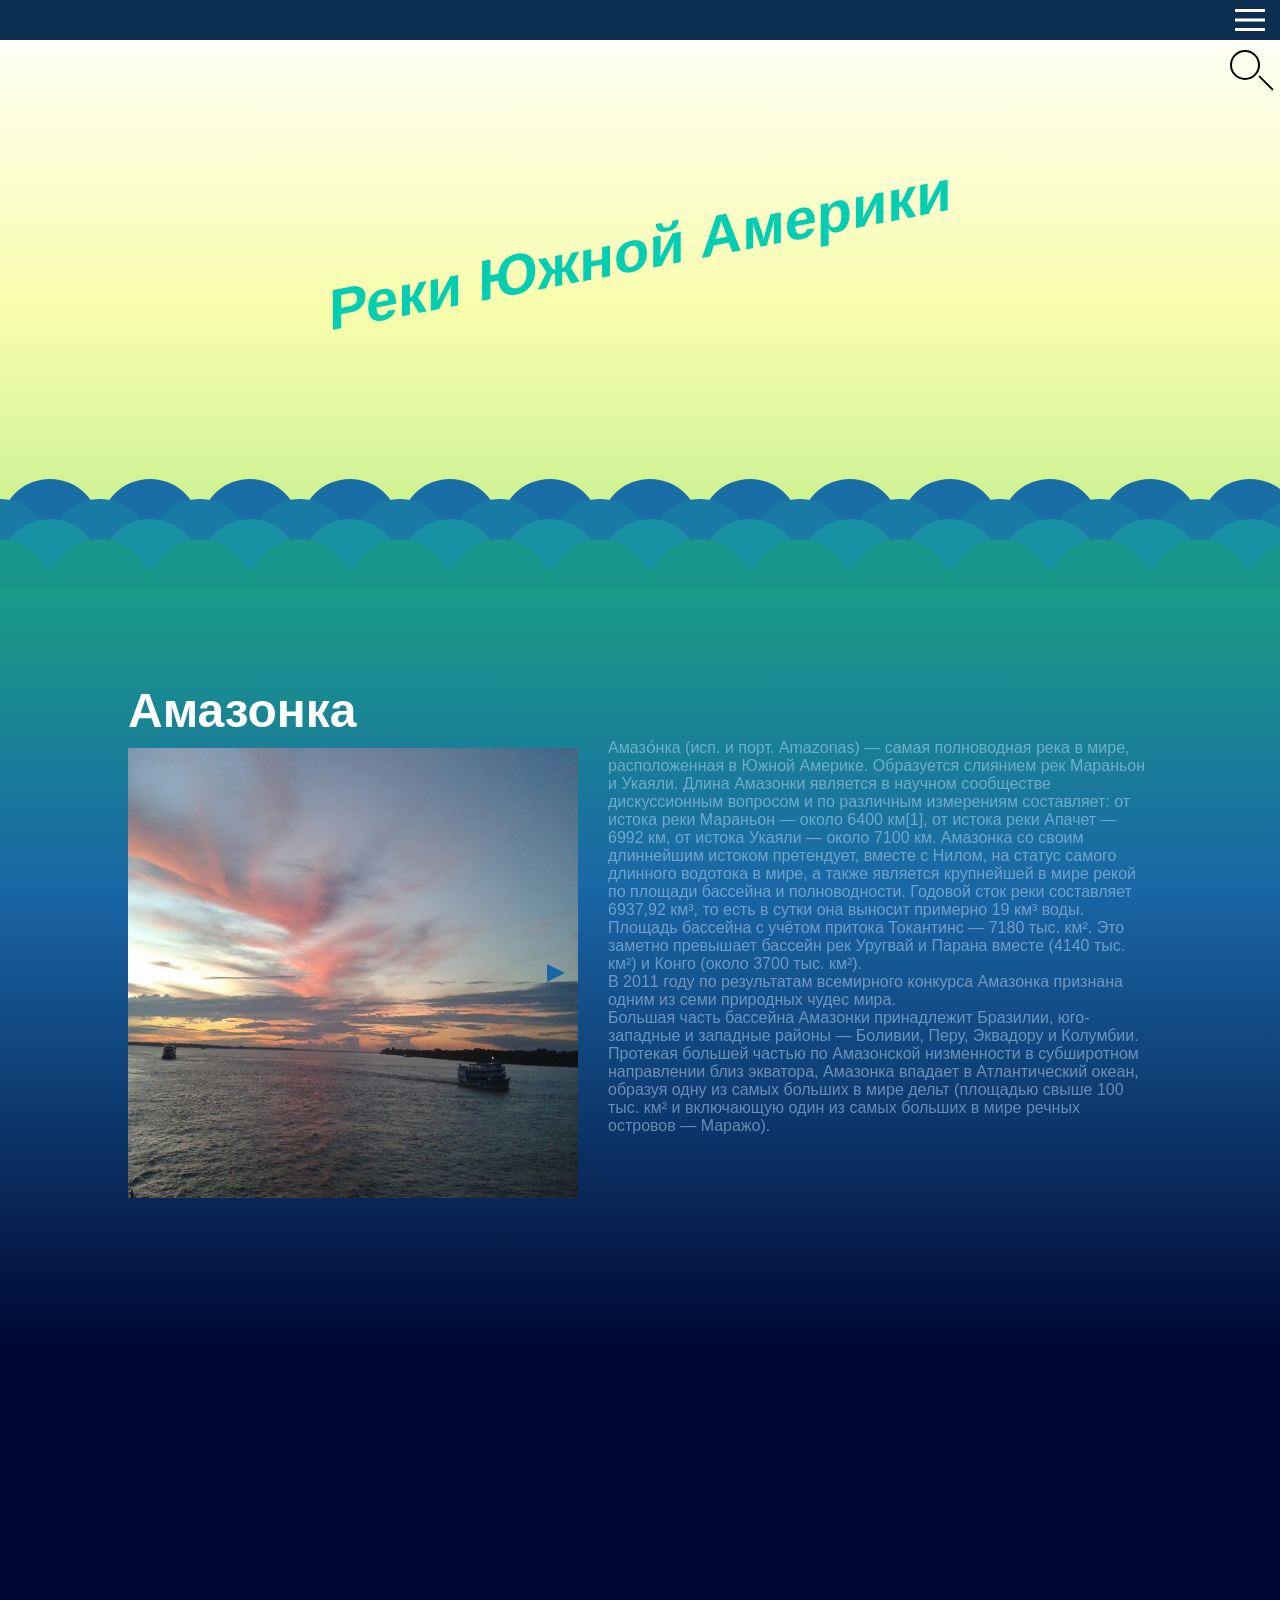
<file: java/src/main/resources/static/southAmerica.html>
<!DOCTYPE html>
<html lang="en">
<head>
    <meta charset="UTF-8">
    <meta name="viewport" content="width=device-width, initial-scale=1.0">
    <title>Реки мира</title>

    <link rel="shortcut icon" href="./img/icon.svg" type="image/x-icon">

    <link rel="stylesheet" href="./styles/reset.css">
    <link rel="stylesheet" href="./styles/search.css">
    <link rel="stylesheet" href="./styles/main.css">
</head>
<body>
    <header>
        <div class="mobile_icon_menu">
            <button class="mobile_icon_menu_button">
                <span class="mobile_icon_menu_line top_line"></span>
                <span class="mobile_icon_menu_line middle_line"></span>
                <span class="mobile_icon_menu_line bottom_line"></span>
            </button>
        </div>
        <ul class="header_menu">
            <li><a href="./index.html">Главная</a></li>
            <li><a href="./eurasia.html">Реки Евразии</a></li>
            <li><a href="./northAmerica.html">Реки Северной Америки</a></li>
            <li><a class="active_link" href="#">Реки Южной Америки</a></li>
            <li><a href="./africa.html">Реки Африки</a></li>
            <li><a href="./australia.html">Реки Австралии</a></li>
            <li><a href="./news.html">Новости</a></li>
            <li><a href="./interesting-facts">Интересные факты</a></li>
        </ul>

        <div class="search">
            <input type="text" class="search__input">
            <button class="search__button">
            </button>
            <span class="search__button_before"></span>
            <span class="search__button_after"></span>
        </div>
    </header>

    <main>
        <div class="wrap_title">
            <h1>Реки Южной Америки</h1>
        </div>
        
        <canvas id="river_canvas"></canvas>

        <div class="wrap rivers">
            <div class="river pop_up_element">
                <div class="river_title">
                    <h2>Амазонка</h2>
                </div>
                <div class="river_images">
                    <button class="river_images_arrow arrow_left"><img src="./img/arrow-left.svg" alt="стрелка влево"></button>
                    <button class="river_images_arrow arrow_right"><img src="./img/arrow-right.svg" alt="стрелка вправо"></button>

                    <div class="river_images_container">
                        <img src="./img/rivers of south america/Rio_Amazonas_-_Parintins.jpg" alt="Амазонка">
                        <img src="./img/rivers of south america/Kakaja-samaja-dlinnaja-na-svete-reka-1024x640.jpg" alt="Амазонка">
                        <img src="./img/rivers of south america/amazonka.webp" alt="Амазонка">
                    </div>
                </div>
                <div class="river_text">
                    <p>
                        Амазо́нка (исп. и порт. Amazonas) — самая полноводная река в мире, расположенная в Южной Америке. Образуется слиянием рек Мараньон и Укаяли. Длина Амазонки является в научном сообществе дискуссионным вопросом и по различным измерениям составляет: от истока реки Мараньон — около 6400 км[1], от истока реки Апачет — 6992 км, от истока Укаяли — около 7100 км. Амазонка со своим длиннейшим истоком претендует, вместе с Нилом, на статус самого длинного водотока в мире, а также является крупнейшей в мире рекой по площади бассейна и полноводности. Годовой сток реки составляет 6937,92 км³, то есть в сутки она выносит примерно 19 км³ воды.
                    </p>
                    <p>
                        Площадь бассейна с учётом притока Токантинс — 7180 тыс. км². Это заметно превышает бассейн рек Уругвай и Парана вместе (4140 тыс. км²) и Конго (около 3700 тыс. км²).
                    </p>
                    <p>
                        В 2011 году по результатам всемирного конкурса Амазонка признана одним из семи природных чудес мира.
                    </p>
                    <p>Большая часть бассейна Амазонки принадлежит Бразилии, юго-западные и западные районы — Боливии, Перу, Эквадору и Колумбии. Протекая большей частью по Амазонской низменности в субширотном направлении близ экватора, Амазонка впадает в Атлантический океан, образуя одну из самых больших в мире дельт (площадью свыше 100 тыс. км² и включающую один из самых больших в мире речных островов — Маражо).</p>
                </div>
            </div>
        </div>
    </main>

    <script src="./scripts/river.js"></script>
    <script src="./scripts/script.js"></script>
    <script src="./scripts/storeSouthAmerica.js"></script>
    <script src="./scripts/bubbles.js"></script>
    <script src="./scripts/search.js"></script>
    <script src="./scripts/menu.js"></script>
</body>
</html>
</file>
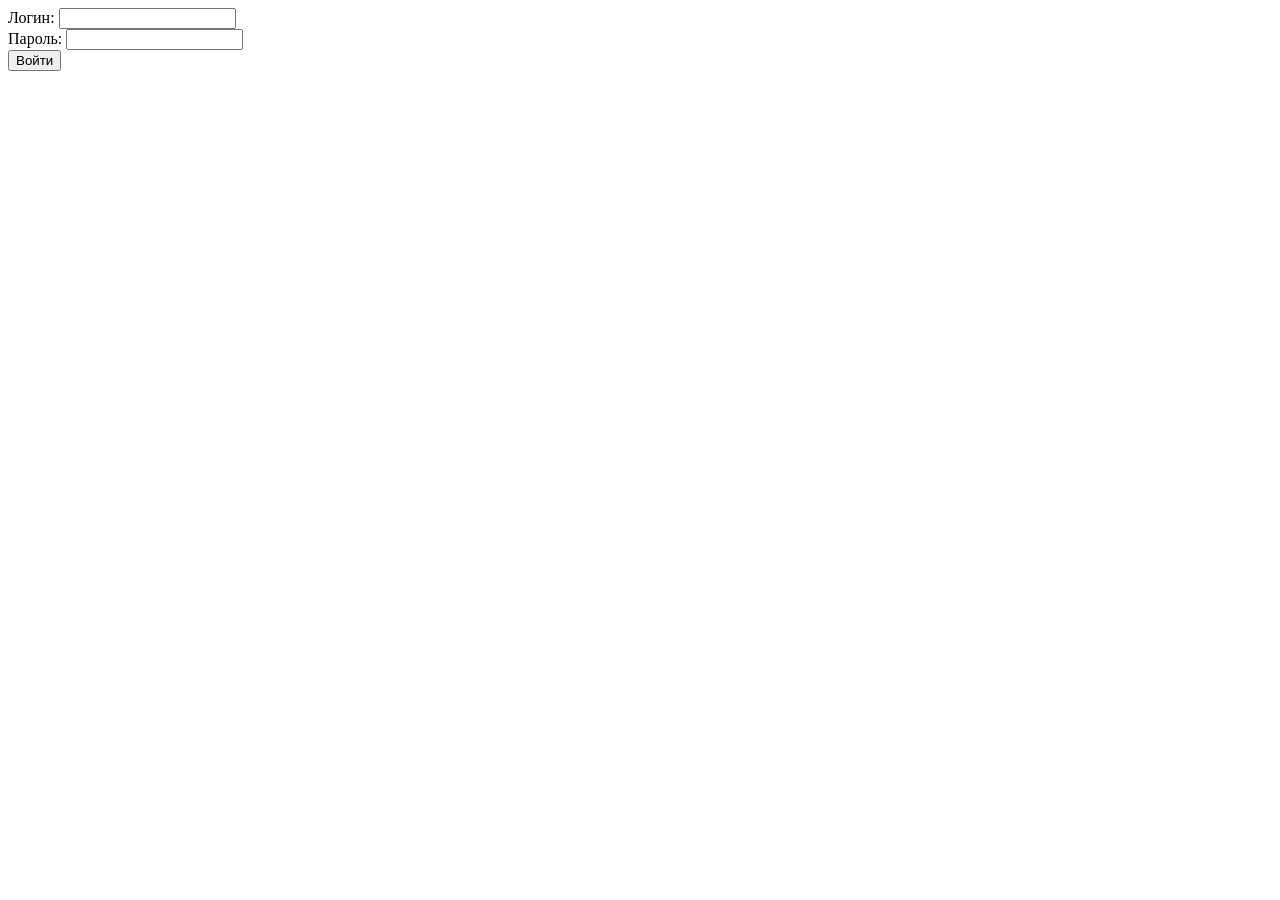
<file: java/src/main/resources/templates/login.html>
<!DOCTYPE html>
<html xmlns="http://www.w3.org/1999/xhtml" xmlns:th="https://www.thymeleaf.org">
<head>
    <title>Login</title>
</head>
<body>
<form th:action="@{/login}" method="post">
    <div><label> Логин: <input type="text" name="username"/> </label></div>
    <div><label> Пароль: <input type="password" name="password"/> </label></div>
    <div><input type="submit" value="Войти"/></div>
</form>
</body>
</html>
</file>
<file: java/src/main/resources/static/style_header.css>
header {
    width: auto;
    padding: 20px 50px;
    background: linear-gradient(45deg, #a7a7a7 0%, rgb(95, 129, 104) 100%);
    margin-left: 20px;
    margin-top: 15px;
    border-right: 0;
}
::selection{
    color: white;
    background: rgb(95, 129, 104);
}
::-moz-selection{
    color: white;
    background: rgb(95, 129, 104);
}

.menu{
    list-style: none;
    display: flex;
    justify-content: space-between;
    font-size: 27px;
}

.menu li{
    flex-grow: 1;
}

h1{
    margin-bottom: 35px;
    margin-top: 10px;
}

.menu a{
    text-decoration: none;
    display: block;
    margin: 10px 20px;
    position: relative;
    color: white;
    border: 2px solid rgba(255,255,255,.4);
    padding: 15px 10px;
    text-align: center;
    overflow: hidden;
}
.menu a:before, 
.menu a:after {
    content: "";
    position: absolute;
    width: 0;
    height: 0;
    opacity: 0;
    box-sizing: border-box;
}
.menu a:before{
    bottom: 0;
    left: 0;
    border-left: 1px solid white;
    border-top: 1px solid white;
    transition: 0s ease opacity .8s, .2s ease width .4s, .2s ease height .6s;
}
.menu a:after {
    top: 0;
    right: 0;
    border-right: 1px solid white;
    border-bottom: 1px solid white;
    transition: 0s ease opacity .4s, .2s ease width , .2s ease height .2s;
}
.menu a:hover:before,
.menu a:hover:after {
    height: 100%;
    width: 100%;
    opacity: 1;
}

a:hover:before {transition: 0s ease opacity 0s, .2s ease height, .2s ease width .2s;}
a:hover:after {transition: 0s ease opacity .4s, .2s ease height .4s , .2s ease width .6s;}
a:hover {background: rgba(255,255,255,.2);}

.menu_icon{
    justify-content: flex-end;
    height: 25px;
    display: none;
}

.button_icon{
    border: none;
    outline: none;
    background: none;
    width: 23px;
    height: 23px;
    position: relative;
    cursor: pointer;
}

.icon{
    height: 3px;
    width: 100%;
    background-color: black;
    display: block;
    position: absolute;
    transition: transform 0.2s linear, opacity 0.2s linear;
}

.icon.top{
    transform: translateY(calc(-1 * 8px - 100%));
}
.icon.middle{
    transform: translateY(-50%);
}
.icon.bottom{
    transform: translateY(8px);
}
.open_icon_menu .top{
    transform: rotate(45deg);
}
.open_icon_menu .middle{
    opacity: 0;
}
.open_icon_menu .bottom{
    transform: rotate(-45deg);
}

@media (max-width: 1080px){
    .menu{ display: none; 
    margin-top: 15px;}
    .menu_icon{ display: flex;}
    .open_icon_menu .menu { display: flex;
    flex-direction: column;}
    .menu a{ margin-left: 0;}
    .menu a{ margin-right: 0;}
    h1{margin-bottom: 10px;}
    .gallery img{height: 70px;}
}

@media (max-width: 1020px){
    .menu{ font-size: 80%;}
    h1{font-size: 95%;}
}
</file>
<file: java/src/main/resources/static/style_init.css>
@import url('https://fonts.googleapis.com/css2?family=Comfortaa:wght@400;700&display=swap');

body{
    font-family: "Comfortaa", sans-serif; 
    /* background-image: linear-gradient(transparent 50%, #4e4e4e 50%); */
    background: url("./img/wall2.jpg") repeat-y;
    -moz-background-size: 100%;
    -webkit-background-size: 100%; 
    -o-background-size: 100%;
    background-size: 100%;
    letter-spacing: 3px;
    overflow-x: hidden;
}

main{
    display: -ms-grid;
    -ms-grid-columns: 1fr 1fr;
    display: grid;
    grid-template-columns: 1fr 1fr;
    position: relative;
    margin: 50px 15px;
}

footer{
    position: absolute;
    width: 100%;
    background: #b2dad2;
    flex-shrink: 0; 
    padding: 20px;
}

.theatres {
    -ms-grid-rows: auto auto auto;
}
.ballet {
    -ms-grid-rows: auto auto;
}
.index .text_block{
    -ms-grid-column: 2;
}
.plays{
    -ms-grid-row: auto auto;
}
.musicals{
    -ms-grid-row: auto auto auto auto;
}

.theatres > :nth-child(3), 
.theatres > :nth-child(4){
    -ms-grid-row: 2;
}
.theatres > :nth-child(5){
    -ms-grid-row: 3;
}
.ballet > :nth-child(3),
.ballet > :nth-child(4){
    -ms-grid-row: 2;
}
.plays > :nth-child(3),
.plays > :nth-child(4){
    -ms-grid-row: 2;
}
.musicals > :nth-child(3),
.musicals > :nth-child(4){
    -ms-grid-row: 2;
}
.musicals > :nth-child(5),
.musicals > :nth-child(6){
    -ms-grid-row: 3;
}
.musicals > :nth-child(7),
.musicals > :nth-child(8){
    -ms-grid-row: 4;
}
.theatres > .image_block:nth-child(2n),
.ballet > :nth-child(2n),
.plays > :nth-child(2n),
.musicals > :nth-child(2n){
    -ms-grid-column: 2;
}

*{
    padding: 0;
    margin: 0;
	box-sizing: border-box;
}

h2{
    background: linear-gradient(45deg, rgb(95, 129, 104) 0%, #a7a7a7 100%);
    border-right: 0;
    padding: 10px;
    margin-left: 30px;
    margin-top: 40px;
}

.text_block{
    background-color: rgb(118, 151, 127);

    -moz-background-clip: padding;     
    -webkit-background-clip: padding;  
    background-clip: padding-box;      

    -webkit-border-radius: 40px;
    -moz-border-radius: 40px;
    border-radius: 40px; 

    padding: 25px;
    border: 20px solid rgba(72, 92, 77, 0.6);
    margin: 20px 10px;
    text-align: center;
}

.text_block img{
    max-width: 100%;
    margin: 5px;
}

.theatres .image_block{
    display: block;
}
.theatres .image_block p{
    margin: 20px auto;
}
.image_block{
    padding-top: 25px;
    padding-bottom: 20px;
    margin: 20px 10px;
    display: flex;
    flex-direction: column;
    justify-content: center;
    align-items: center;
    position: relative;
}

.theatres > .image_block a {
    display: block;
    width: 100%;
}

.image_block img:not(.photo){
    width: 100%;
    max-width: 100%;
}

.image_block img {
    border: 5px solid rgb(72, 92, 77);
}

.image_block p{
    margin-top: 20px;
    margin-bottom: 20px;
    padding: 8px 10px;
    background-color: rgb(160, 184, 166);
    border: 8px double  rgb(72, 92, 77); 
    color: rgb(25, 37, 25);
    width: 80%;

    border-radius: 40px; 
    text-align: center;
    font-style: italic;
    font-weight: bold;
}
.image_block a img:hover{
    border: 5px solid rgb(255, 255, 255);
    -webkit-filter: saturate(200%); 
    filter: saturate(200%);
}

.video_block{
    position: relative;
    padding-bottom: 56.25%; /* 16:9 */
    padding-top: 25px;
    height: 0;
    margin: 20px 10px;
}
.video_block iframe{
    position: absolute;
    top: 0;
    left: 0;
    width: 100%;
    height: 100%;
    border: 0;
}

.gallery{
    display: flex;
    justify-content: space-around;
    padding-top: 20px;
    width: 100%;
}
.gallery :not(:first-child){
    border-left: 0;
}
.photo:hover{
    border: 5px solid rgb(135, 175, 145);
}

.active_img{
    border: 5px solid rgb(16, 19, 16);
}

.fclick{
    cursor: pointer;
    width: auto;
}

@media (max-width: 1150px){
    main{ grid-template-columns: 100%;}
    .text_block{margin-top: 10px;
    border: 15px solid #485c4d99;}
    .image_block{margin-right: 0;
    margin-left: 0;
    margin-bottom: 10px;
    padding-top: 5px;
    padding-bottom: 5px;}
}
@media (max-width: 1020px){
    h2{font-size: 90%;}
    p{ font-size: 80%;}
}
@media (max-width: 320px){
    main{margin-left: 0;
    margin-right: 0;}
    .image_block{
        margin-left: 7px;
        margin-right: 7px;
    }
}
</file>
<file: java/src/main/resources/static/styles/search.css>
.search {
    position: absolute;
    top: calc(100% + 10px);
    right: 20px;
    transition: all 0.8s ease-out;
}

.search__input {
    width: 30px;
    height: 30px;
    border: 2px solid black;
    border-radius: 100%;
    background-color: rgba(0, 0, 0, 0);
    color: rgba(0, 0, 0, 0);
    outline: none;
    box-sizing: border-box;
    transition: all 0.8s ease-out;
}

.search__input::-ms-clear {
    display: none;
}

.search__button {
    width: 45px;
    height: 45px;
    border: none;
    box-sizing: border-box;
    border-radius: 100%;
    background: none;
    cursor: pointer;
    position: absolute;
    outline: none;
    top: 0;
    right: -15px;
    transition: all 0.8s ease-out;
}

.search__button_before,
.search__button_after {
    content: "";
    width: 20px;
    height: 2px;
    background-color: black;
    position: absolute;
    transition: all 0.8s ease-out;
    border-radius: 4px;
    pointer-events: none;
}

.search__button_before {
    transform: rotate(45deg);
    top: 32px;
    right: -16px;
}

.search__button_after {
    transform: rotate(-45deg);
    top: 50%;
    right: 5px;
    opacity: 0;
}

.search__active {
    right: 50%;
    transform: translateX(50%);
}

.search__active .search__button {
    width: 30px;
    height: 30px;
    right: 0;
}

.search__active .search__input{
    width: 360px;
    background-color: white;
    color: rgb(53, 53, 53);
    padding: 3px 35px 3px 5px;
    border-radius: 6px;
}

.search__active .search__button_before {
    top: 50%;
    right: 5px;
}

.search__active .search__button_after {
    opacity: 1;
}

.search__white_theme .search__input{
    border-color: rgb(221, 221, 221);
    color: rgb(221, 221, 221);
}

.search__white_theme.search__active .search__input {
    background-color: rgb(0, 7, 49);
}

.search__white_theme .search__button_before,
.search__white_theme .search__button_after {
    background-color: rgb(221, 221, 221);
}

@media screen and (max-width: 400px) {
    .search__active .search__input {
        width: 250px;
    }
}
</file>
<file: java/src/main/resources/static/styles/main.css>
body {
    background: linear-gradient(180deg, white, rgb(248, 253, 171) 23%, rgb(199, 241, 143) 40%,
        rgb(25, 165, 130) 40%, rgb(25, 102, 165) 66%, rgb(0, 7, 49)) no-repeat;
    background-size: 100vw 150vh;
    background-size: 100vw var(--height-linear-gradient);
    background-color: rgb(0, 7, 49);
}

.wrap {
    width: 80%;
    margin: 0 auto 0 auto;
}

.river {
    margin-top: 50px;
    min-height: calc(450px + 2rem);
}

.river_none {
    display: none;
}

.river_title h2{
    color: white;
    font-size: 3rem;
}

.rivers .river:nth-child(odd) .river_images {
    float: left;
    margin: 10px 30px 10px 0;
}

.rivers .river:nth-child(even) .river_images {
    float: right;
    margin: 10px 0 10px 30px;
}

.river_images {
    position: relative;
}

.river_images_container {
    display: flex;
    overflow: hidden;
    width: 450px;
    position: relative;
}

.river_images_arrow {
    z-index: 1;
    outline: none;
    position: absolute;
    top: 50%;
    transform: translateY(-50%);
    border: none;
    background-color:  inherit;
    display: flex;
    justify-content: center;
    align-items: center;
    width: 36px;
    height: 36px;
    border-radius: 50%;
    background-color: rgba(0, 0, 0, 0);
    cursor: pointer;
    -webkit-transition: background-color 0.6s;
    -moz-transition: background-color 0.6s;
    -o-transition: background-color 0.6s;
    transition: background-color 0.6s;
}

.river_images_arrow:hover {
    background-color:  rgb(0, 7, 49);
}

.river_images_arrow img {
    width: 18px;
    height: 18px;
}

.arrow_left {
    left: 5px;
}

.arrow_right {
    right: 5px;
}

.arrow_left img {
    position: relative;
    right: 2px;
}

.arrow_right img {
    position: relative;
    left: 1px;
}

.river_images_container > img {
    min-width: 450px;
    width: 450px;
    max-height: 450px;
}

.river_text{
    color: rgba(198, 223, 255, 0.5);
}

.pop_up_element {
    position: relative;
    top: 150px;
    opacity: 0;
    -webkit-transition: top 1s ease-out, opacity 1s ease-out;
    -moz-transition: top 1s ease-out, opacity 1s ease-out;
    -o-transition: top 1s ease-out, opacity 1s ease-out;
    transition: top 1s ease-out, opacity 1s ease-out;
}

.pop_up_element.emerge {
    top: 0;
    opacity: 1;
}

.bubble {
    position: fixed;
    transition: top 2s ease-in;
}

.bubble.bubble_up {
    top: -50px;
}

@media screen and (max-width: 1100px) {
    .wrap {
        width: 85%;
    }
}

@media screen and (max-width: 900px) {
    .wrap {
        width: 90%;
    }
}

@media screen and (max-width: 800px) {
    :root {
        --margin-wrap: 15px;
    }

    .wrap {
        width: calc(100% - 2 * 15px);
        margin: 0 15px 0 15px;
    }
}

@media screen and (max-width: 700px) {
    .river_images_container, .river_images_container > img {
        max-width: 350px;
        width: 100%;
    }
}

@media screen and (max-width: 510px) {
    .river_images_container, .river_images_container > img {
        max-width: 490px;
        width: 100%;
        min-width: 100%;
    }

    .rivers .river:nth-child(odd) .river_images {
        margin-right: 0;
    }
    
    .rivers .river:nth-child(even) .river_images {
        margin-left: 0;
    }

    .river_title h2{
        font-size: 2rem;
    }
}
</file>
<file: java/src/main/resources/static/styles/column.css>
.column-row {
    margin: 0 auto;
    display: flex;
    flex-wrap: wrap;
    padding: 0 15px;
}

.column-row__column {
    padding: 0 15px;
    box-sizing: border-box;
}

.column-row__column_s-1 {
    width: 50%;
}

.column-row__column_s-2 {
    width: 100%;
}

@media (min-width: 720px) {
    .column-row {
        width: 660px;
    }

    .column-row__column_m-1 {
        width: 110px;
    }
    
    .column-row__column_m-2 {
        width: 220px;
    }

    .column-row__column_m-3 {
        width: 330px;
    }

    .column-row__column_m-4 {
        width: 440px;
    }

    .column-row__column_m-5 {
        width: 550px;
    }

    .column-row__column_m-6 {
        width: 660px;
    }

}

@media (min-width: 1280px) {
    .column-row {
        width: 1200px;
    }

    .column-row__column_l-1 {
        width: 100px;
    }
    
    .column-row__column_l-2 {
        width: 200px;    
    }

    .column-row__column_l-3 {
        width: 300px;    
    }

    .column-row__column_l-4 {
        width: 400px;   
    }

    .column-row__column_l-5 {
        width: 500px;    
    }

    .column-row__column_l-6 {
        width: 600px;    
    }

    .column-row__column_l-7 {
        width: 700px;    
    }

    .column-row__column_l-8 {
        width: 800px;    
    }

    .column-row__column_l-9 {
        width: 900px;    
    }

    .column-row__column_l-10 {
        width: 1000px;    
    }

    .column-row__column_l-11 {
        width: 1100px;    
    }

    .column-row__column_l-12 {
        width: 1200px;    
    }
}
</file>
<file: java/src/main/resources/static/styles/interesting-fact.css>
.interesting-fact {
    margin-top: 30px;
    color: rgba(198, 223, 255, 0.5);
}

.interesting-fact__text-wrapper {
    padding: 15px;
    margin-bottom: 30px;
    border-radius: 30px;
    background-color: #174069;
    border-radius: 20px;
    box-shadow: 0 0 8px 10px #17406988;
}

.interesting-fact__title {
    text-align: center;
}

.interesting-fact__video {
    display: flex;
    justify-content: center;
    margin-bottom: 30px;
}
</file>
<file: java/src/main/resources/static/styles/list.css>
.list {
    padding-left: 20px;
    list-style-type: decimal;
}
</file>
<file: java/src/main/resources/static/styles/news.css>
.news{
    color: rgba(198, 223, 255, 0.5);
    padding-top: 30px;
}

.news__block{
    padding: 10px;
    background-color: #174069;
    border-radius: 20px;
    box-shadow: 0 0 8px 10px #17406988;
    text-align: center;
    margin-bottom: 30px;
}
@media (min-width: 640px) {
    .news__block_grid {
        /* display: -ms-grid;
        -ms-grid-columns: auto auto;
        -ms-grid-rows: auto auto; */
        display: grid;
        grid-template-columns: auto auto;
        grid-template-rows: auto auto;
    }
}

.news__r-b-1 {
    -ms-grid-row:1;
    -ms-grid-row-span:1;
    grid-row-start: 1;
}

.news__r-b-2 {
    -ms-grid-row:2;
    -ms-grid-row-span:2;
    grid-row-start: 2;
}

.news__r-e-2 {
    grid-row-end: 2;
}

.news__r-e-3 {
    grid-row-end: 3;
}

.news__c-b-1 {
    -ms-grid-column:1;
    grid-column-start: 1;
}

.news__c-b-2 {
    -ms-grid-column:2;
    grid-column-start: 2;
}

.news__c-e-2 {
    grid-column-end: 2;
}

.news__c-e-3 {
    grid-column-end: 3;
}

.news__title {
    font-size: 12pt;
    padding: 2px 5px;
}

.news__image {
    border-radius: 10px;
    width: 100%;
    height: 100%;
}

.news__text {
    font-size: 10pt;
    padding: 2px 5px;
}
</file>
